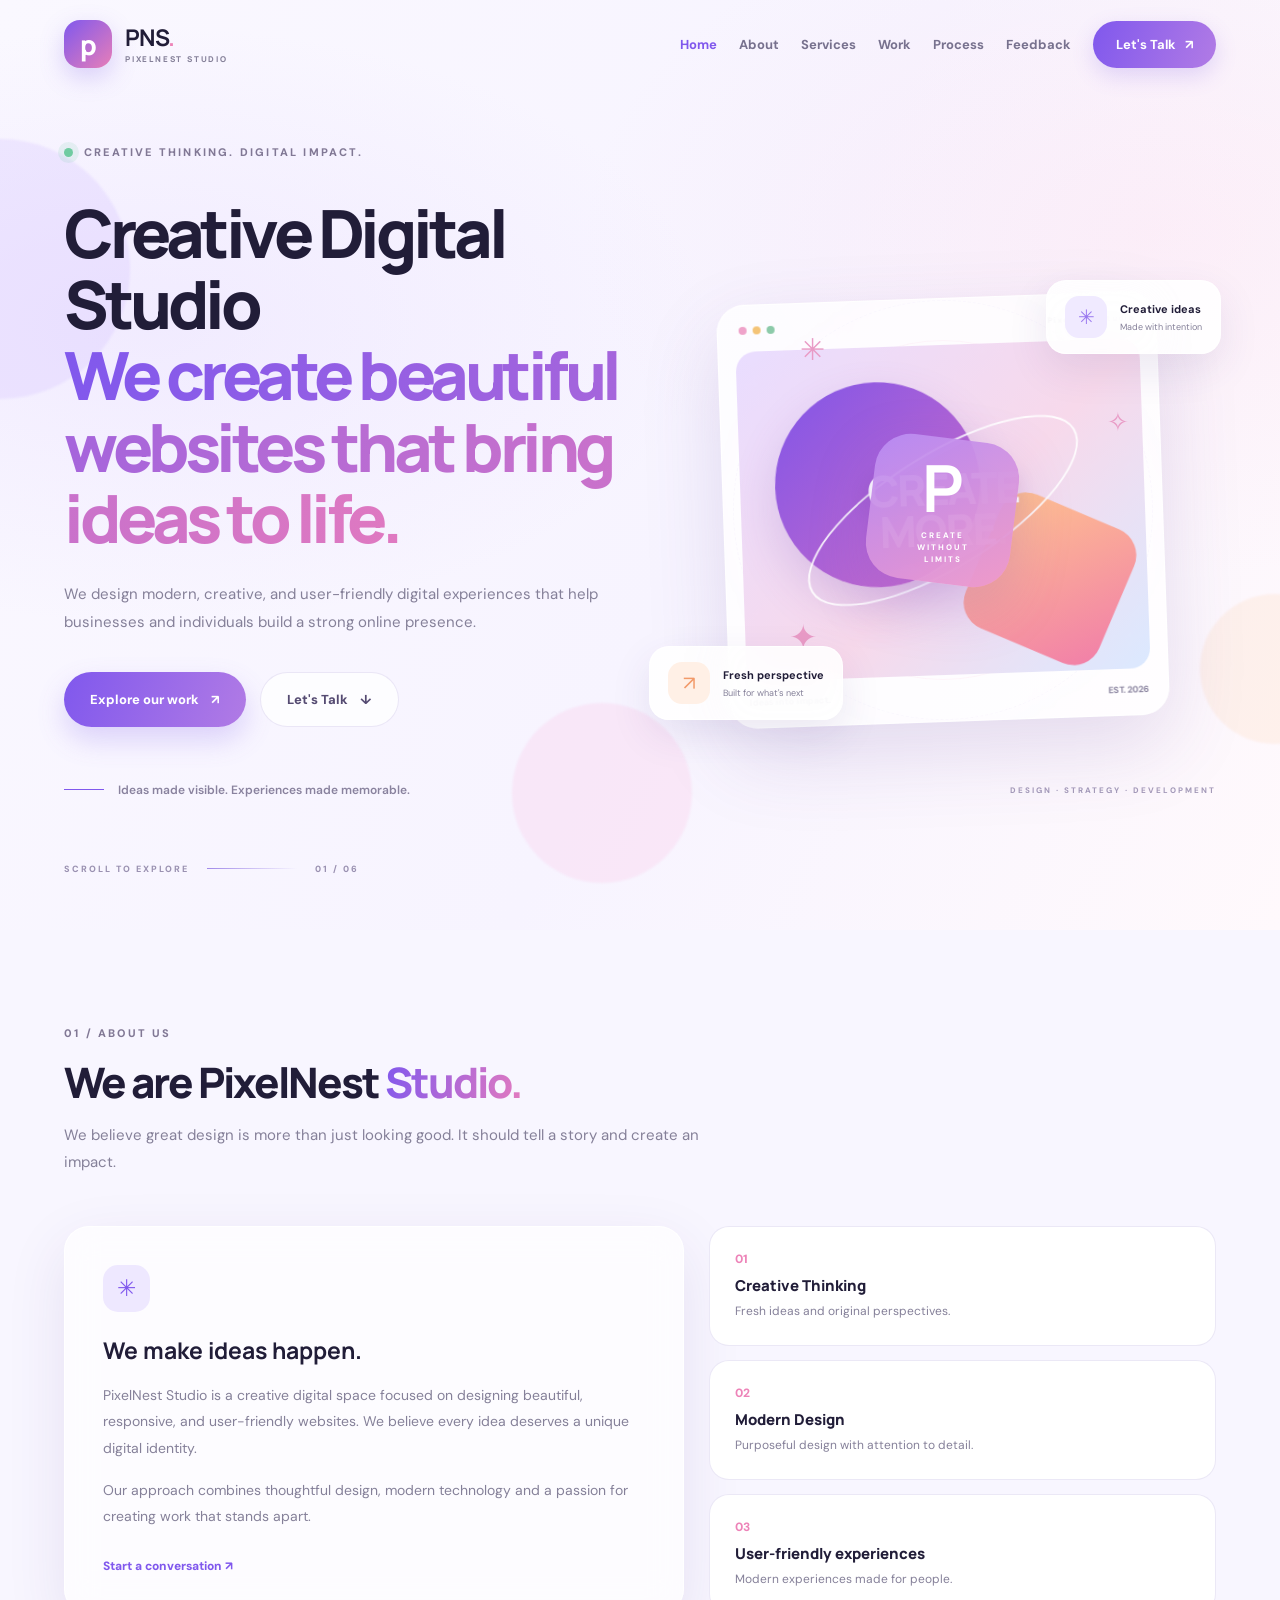
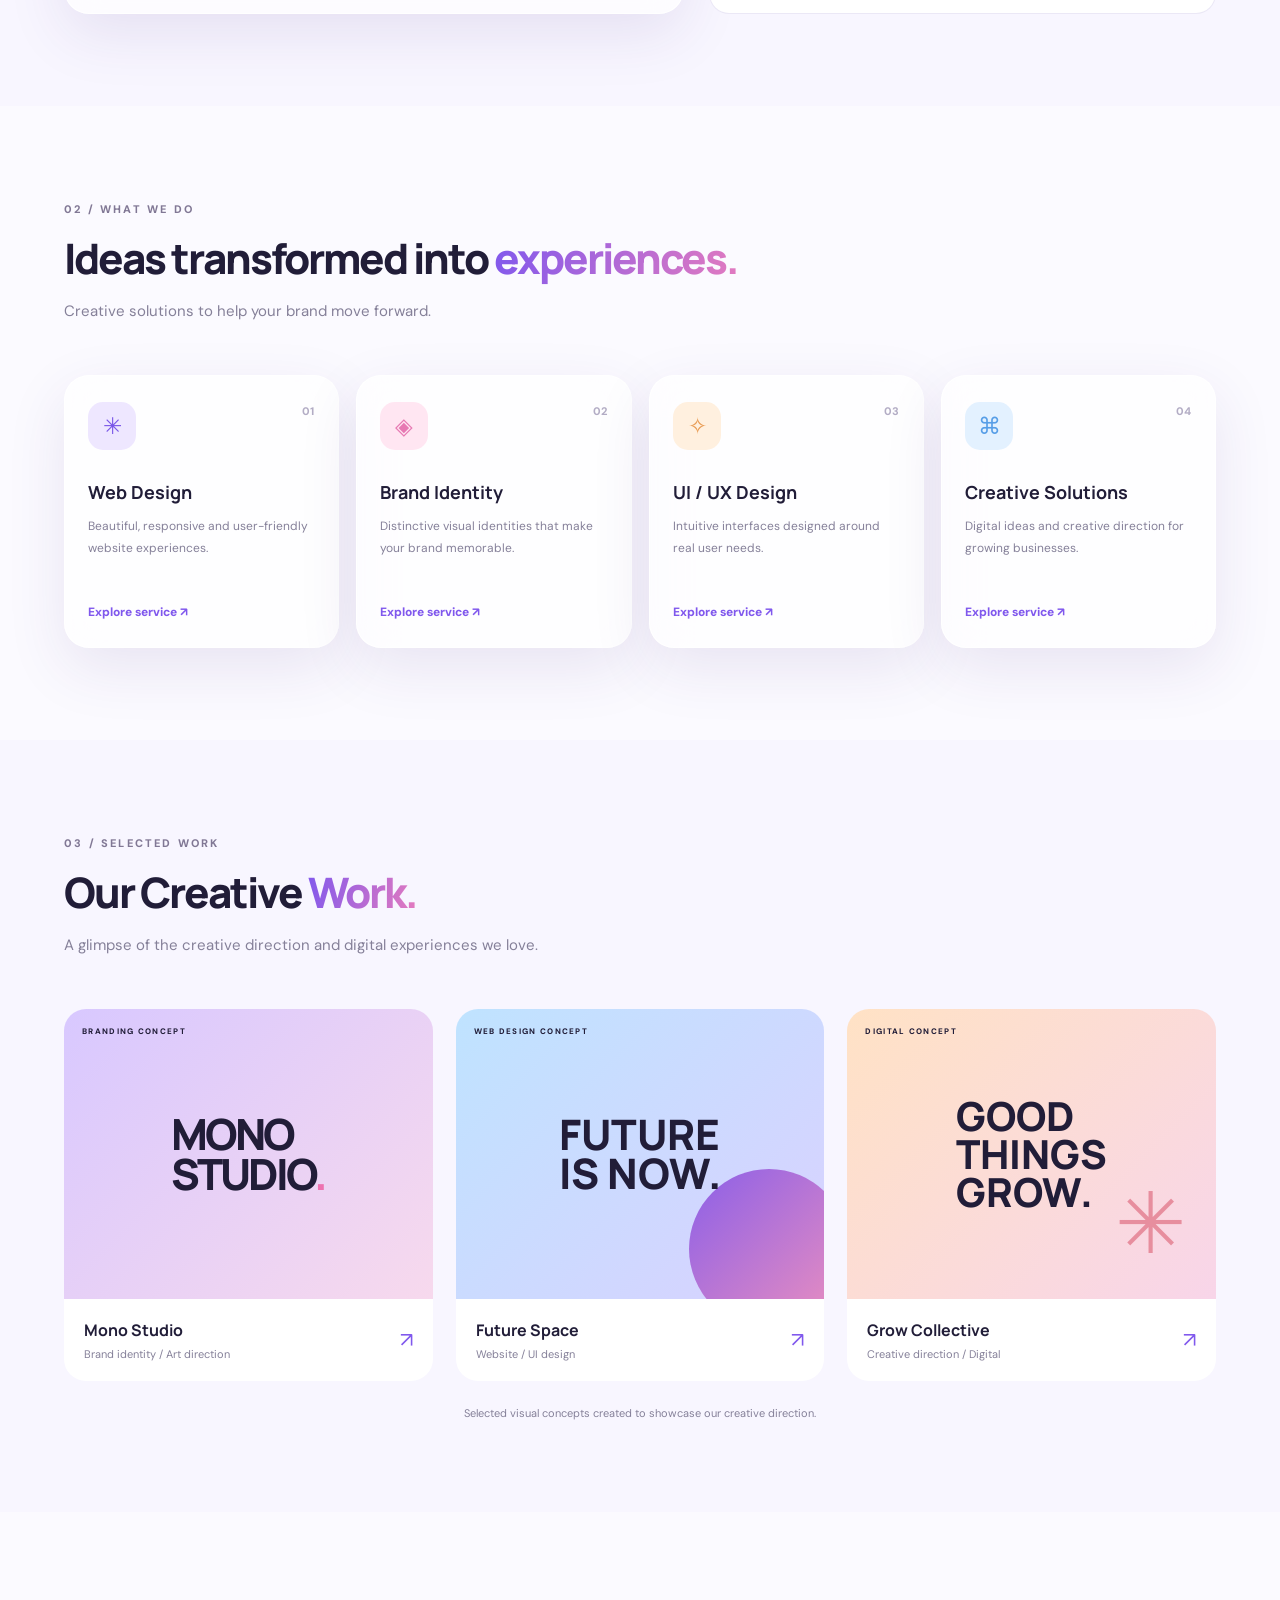
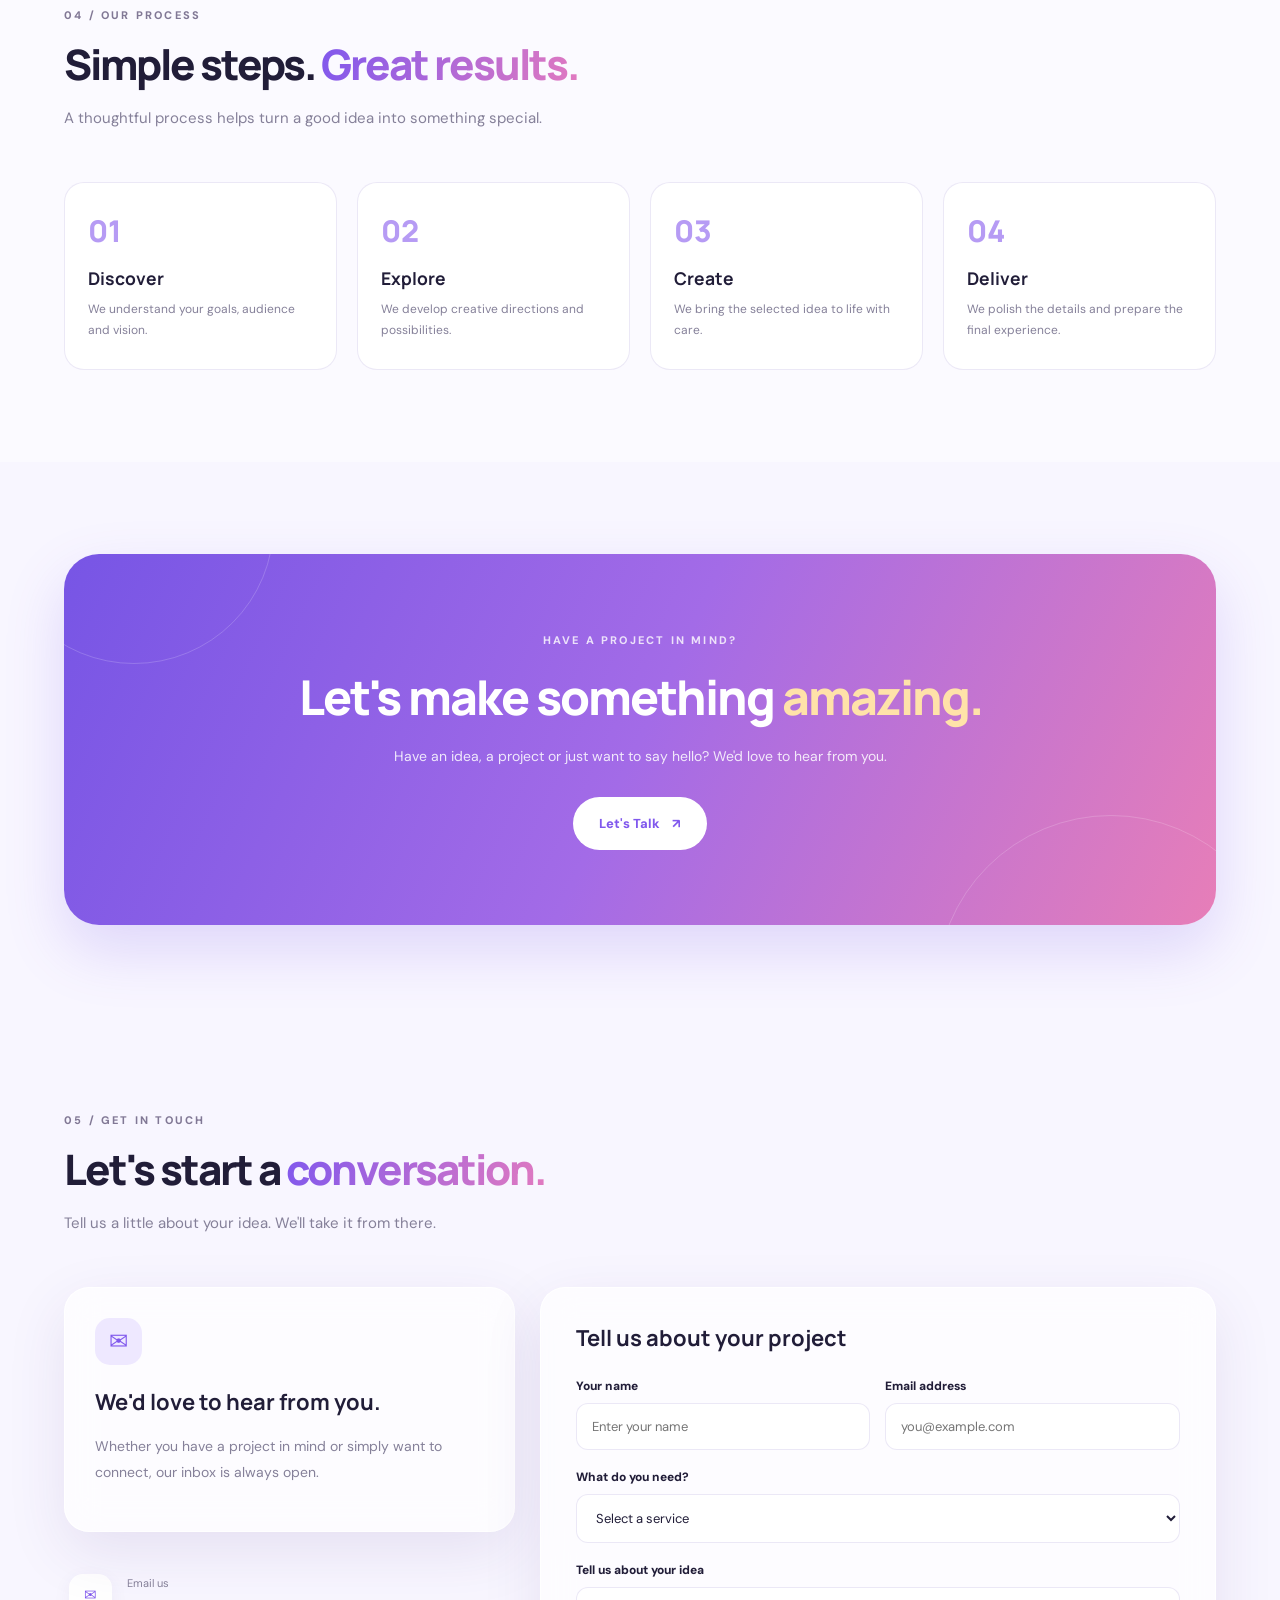
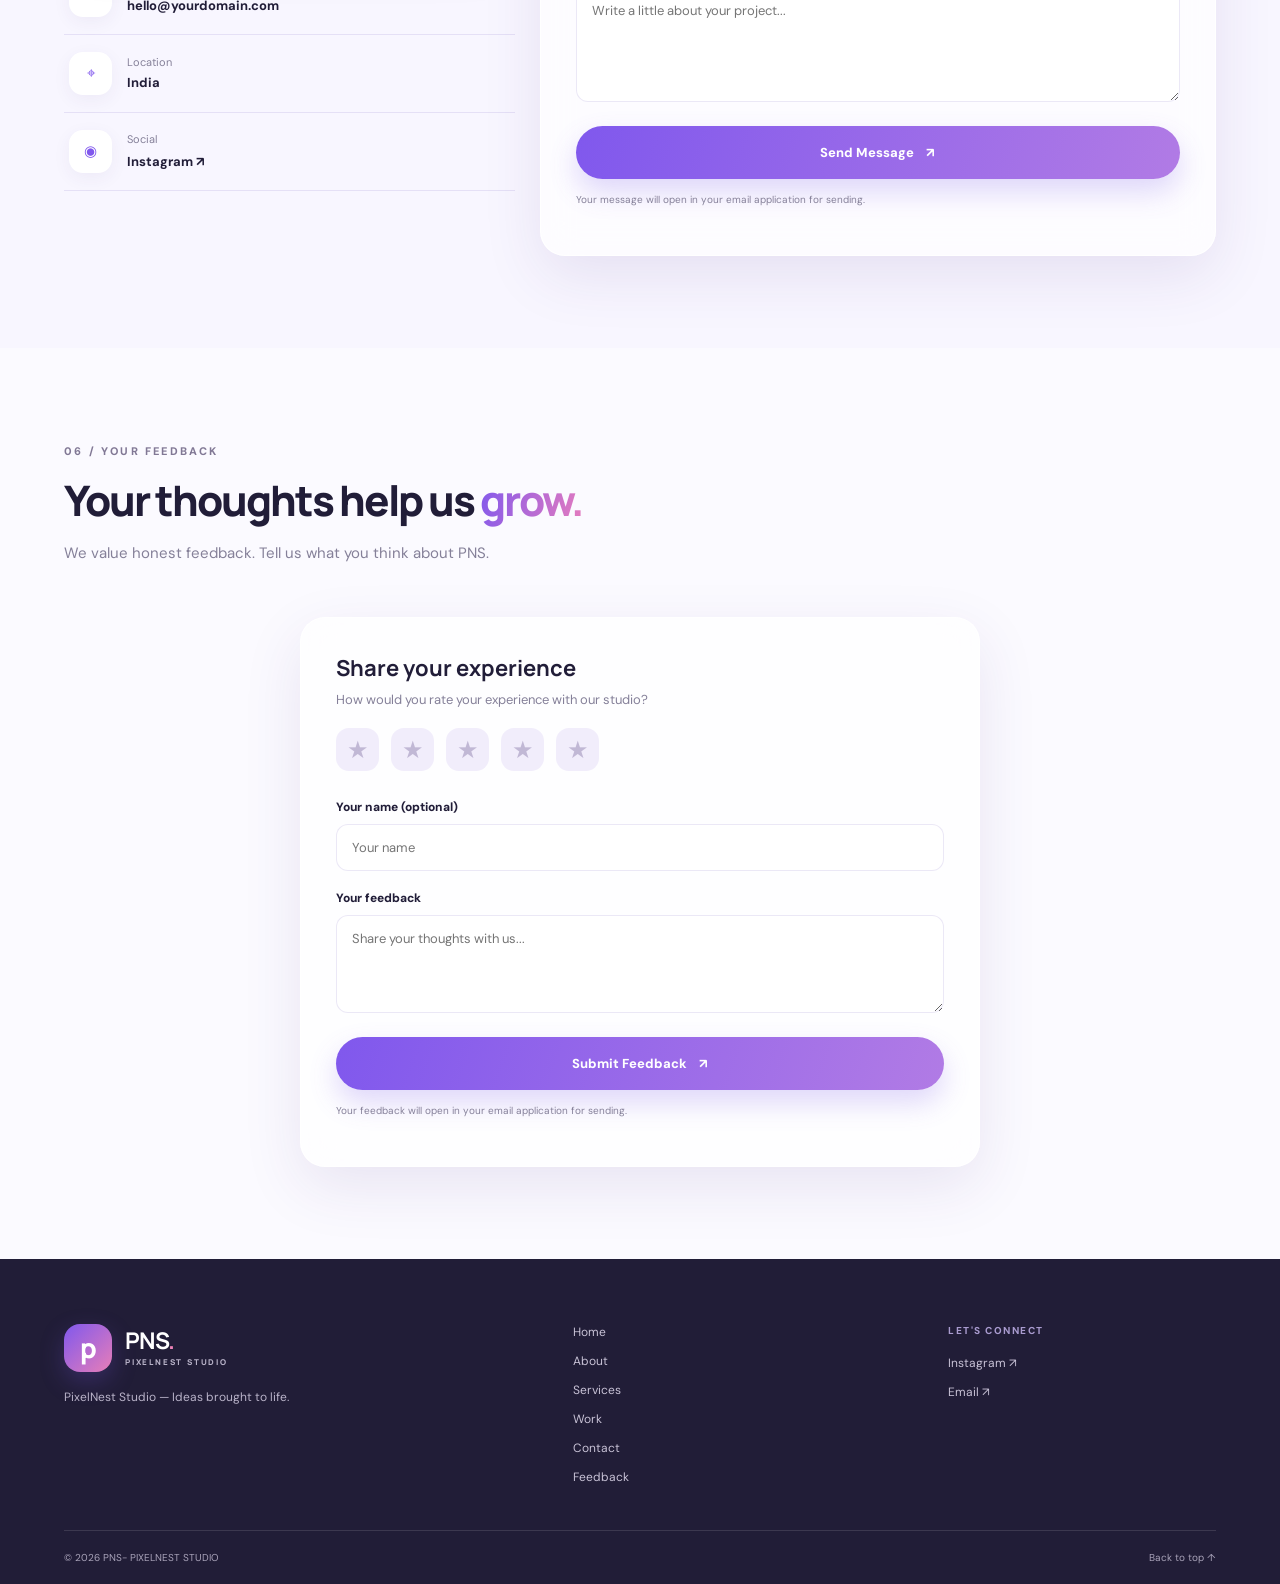
<file: Landing Page/index.html>
<!DOCTYPE html>
<html lang="en">

<head>
    <meta charset="UTF-8">
    <meta name="viewport" content="width=device-width, initial-scale=1.0">
    <meta name="description" content="PixelNest Studio — Creative websites, branding and digital experiences.">
    <title>PNS — PixelNest Studio</title>

    <link rel="preconnect" href="https://fonts.googleapis.com">
    <link rel="preconnect" href="https://fonts.gstatic.com" crossorigin>
    <link
        href="https://fonts.googleapis.com/css2?family=DM+Sans:wght@400;500;600;700&family=Manrope:wght@400;500;600;700;800&display=swap"
        rel="stylesheet">

    <link rel="stylesheet" href="style.css">
</head>

<body>

    <div class="cursor-glow"></div>

    <header class="header" id="header">
        <nav class="navbar container">
            <a href="#home" class="logo">
                <span class="logo-mark">p</span>
                <span class="logo-copy">
                    <strong>PNS<span>.</span></strong>
                    <small>PIXELNEST STUDIO</small>
                </span>
            </a>

            <button class="menu-toggle" id="menu-toggle" aria-label="Toggle navigation" aria-controls="nav-links"
                aria-expanded="false">
                <span></span><span></span>
            </button>

            <div class="nav-links" id="nav-links">
                <a href="#home">Home</a>
                <a href="#about">About</a>
                <a href="#services">Services</a>
                <a href="#work">Work</a>
                <a href="#process">Process</a>
                <a href="#feedback">Feedback</a>
                <a href="#contact" class="nav-contact">Let's Talk <span>↗</span></a>
            </div>
        </nav>
    </header>

    <main>

        <!-- HERO -->
        <section class="hero" id="home">
            <div class="hero-glow hero-glow-one"></div>
            <div class="hero-glow hero-glow-two"></div>
            <div class="hero-glow hero-glow-three"></div>

            <div class="container hero-layout">

                <div class="hero-content">
                    <div class="eyebrow">
                        <span class="status-dot"></span>
                        CREATIVE THINKING. DIGITAL IMPACT.
                    </div>

                    <h1>
                        Creative Digital Studio<br>
                        <span class="gradient-text animated-gradient">We create beautiful websites that bring ideas to
                            life.</span>
                    </h1>

                    <p class="hero-description">
                        We design modern, creative, and user-friendly digital experiences that help businesses and
                        individuals build a strong online presence.
                    </p>

                    <div class="hero-buttons">
                        <a href="#work" class="btn btn-primary">Explore our work <span>↗</span></a>
                        <a href="#about" class="btn btn-secondary">Let's Talk<span>↓</span></a>
                    </div>

                    <div class="hero-note">
                        <span class="note-line"></span>
                        Ideas made visible. Experiences made memorable.
                    </div>

                    <div class="scroll-indicator">
                        <span>SCROLL TO EXPLORE</span>
                        <span class="scroll-line"></span>
                        <span>01 / 06</span>
                    </div>
                </div>

                <!-- MIXED HERO VISUAL -->
                <div class="hero-visual">

                    <div class="orbit orbit-outer"></div>
                    <div class="orbit orbit-middle"></div>
                    <div class="orbit orbit-inner"></div>

                    <span class="spark spark-one">✳</span>
                    <span class="spark spark-two">✧</span>
                    <span class="spark spark-three">✦</span>

                    <div class="browser-card">
                        <div class="browser-top">
                            <div class="browser-dots">
                                <span></span><span></span><span></span>
                            </div>
                            <span class="browser-caption">PixelNest Studio</span>
                        </div>

                        <div class="browser-art">
                            <div class="art-circle"></div>
                            <div class="art-square"></div>
                            <div class="art-orbit"></div>

                            <div class="art-center-text">
                                CREATE<br>MORE<span>.</span>
                            </div>
                        </div>

                        <div class="browser-bottom">
                            <span>Ideas into impact.</span>
                            <span>EST. 2026</span>
                        </div>
                    </div>

                    <div class="pns-orbit-logo">
                        <div class="pns-orbit-inner">
                            <strong>P</strong>
                            <span>CREATE<br>WITHOUT<br>LIMITS</span>
                        </div>
                    </div>

                    <div class="floating-card floating-top">
                        <span class="float-icon purple-icon">✳</span>
                        <div>
                            <strong>Creative ideas</strong>
                            <small>Made with intention</small>
                        </div>
                    </div>

                    <div class="floating-card floating-bottom">
                        <span class="float-icon orange-icon">↗</span>
                        <div>
                            <strong>Fresh perspective</strong>
                            <small>Built for what's next</small>
                        </div>
                    </div>

                    <div class="visual-caption">DESIGN · STRATEGY · DEVELOPMENT</div>
                </div>
            </div>
        </section>

        <!-- ABOUT -->
        <section class="section about-section" id="about">
            <div class="container">
                <div class="section-heading reveal">
                    <span class="section-label">01 / ABOUT US</span>
                    <h2>We are PixelNest <span class="gradient-text">Studio.</span></h2>
                    <p>We believe great design is more than just looking good. It should tell a story and create an
                        impact.</p>
                </div>

                <div class="about-grid">
                    <div class="about-copy glass-card reveal">
                        <span class="mini-icon">✳</span>
                        <h3>We make ideas happen.</h3>
                        <p>PixelNest Studio is a creative digital space focused on designing beautiful, responsive, and
                            user-friendly websites. We believe every idea deserves a unique digital identity.
                        </p>
                        <p>Our approach combines thoughtful design, modern technology and a passion for creating work
                            that stands apart.</p>
                        <a href="#contact" class="text-link">Start a conversation ↗</a>
                    </div>

                    <div class="about-stats">
                        <div class="stat-card reveal">
                            <span class="stat-number">01</span>
                            <span class="stat-title">Creative Thinking</span>
                            <p>Fresh ideas and original perspectives.</p>
                        </div>
                        <div class="stat-card reveal">
                            <span class="stat-number">02</span>
                            <span class="stat-title">Modern Design</span>
                            <p>Purposeful design with attention to detail.</p>
                        </div>
                        <div class="stat-card reveal">
                            <span class="stat-number">03</span>
                            <span class="stat-title">User-friendly experiences</span>
                            <p>Modern experiences made for people.</p>
                        </div>
                    </div>
                </div>
            </div>
        </section>

        <!-- SERVICES -->
        <section class="section services-section" id="services">
            <div class="container">
                <div class="section-heading reveal">
                    <span class="section-label">02 / WHAT WE DO</span>
                    <h2>Ideas transformed into <span class="gradient-text">experiences.</span></h2>
                    <p>Creative solutions to help your brand move forward.</p>
                </div>

                <div class="service-grid">
                    <article class="service-card glass-card reveal">
                        <div class="service-icon icon-purple">✳</div>
                        <span class="service-number">01</span>
                        <h3>Web Design</h3>
                        <p>Beautiful, responsive and user-friendly website experiences.</p>
                        <a href="#contact" class="text-link">Explore service ↗</a>
                    </article>

                    <article class="service-card glass-card reveal">
                        <div class="service-icon icon-pink">◈</div>
                        <span class="service-number">02</span>
                        <h3>Brand Identity</h3>
                        <p>Distinctive visual identities that make your brand memorable.</p>
                        <a href="#contact" class="text-link">Explore service ↗</a>
                    </article>

                    <article class="service-card glass-card reveal">
                        <div class="service-icon icon-orange">✧</div>
                        <span class="service-number">03</span>
                        <h3>UI / UX Design</h3>
                        <p>Intuitive interfaces designed around real user needs.</p>
                        <a href="#contact" class="text-link">Explore service ↗</a>
                    </article>

                    <article class="service-card glass-card reveal">
                        <div class="service-icon icon-blue">⌘</div>
                        <span class="service-number">04</span>
                        <h3>Creative Solutions</h3>
                        <p>Digital ideas and creative direction for growing businesses.</p>
                        <a href="#contact" class="text-link">Explore service ↗</a>
                    </article>
                </div>
            </div>
        </section>

        <!-- WORK -->
        <section class="section work-section" id="work">
            <div class="container">
                <div class="section-heading reveal">
                    <span class="section-label">03 / SELECTED WORK</span>
                    <h2>Our Creative <span class="gradient-text">Work.</span></h2>
                    <p>A glimpse of the creative direction and digital experiences we love.</p>
                </div>

                <div class="work-grid">
                    <article class="work-card reveal">
                        <div class="work-image work-image-one">
                            <span class="work-label">BRANDING CONCEPT</span>
                            <div class="work-art-one">MONO<br>STUDIO<span>.</span></div>
                        </div>
                        <div class="work-info">
                            <div>
                                <h3>Mono Studio</h3>
                                <p>Brand identity / Art direction</p>
                            </div>
                            <span class="work-arrow">↗</span>
                        </div>
                    </article>

                    <article class="work-card reveal">
                        <div class="work-image work-image-two">
                            <span class="work-label">WEB DESIGN CONCEPT</span>
                            <div class="work-art-two">FUTURE<br>IS NOW.</div>
                            <div class="work-orb"></div>
                        </div>
                        <div class="work-info">
                            <div>
                                <h3>Future Space</h3>
                                <p>Website / UI design</p>
                            </div>
                            <span class="work-arrow">↗</span>
                        </div>
                    </article>

                    <article class="work-card reveal">
                        <div class="work-image work-image-three">
                            <span class="work-label">DIGITAL CONCEPT</span>
                            <div class="work-art-three">GOOD<br>THINGS<br>GROW.</div>
                            <div class="work-leaf">✳</div>
                        </div>
                        <div class="work-info">
                            <div>
                                <h3>Grow Collective</h3>
                                <p>Creative direction / Digital</p>
                            </div>
                            <span class="work-arrow">↗</span>
                        </div>
                    </article>
                </div>

                <p class="work-disclaimer">Selected visual concepts created to showcase our creative direction.</p>
            </div>
        </section>

        <!-- PROCESS -->
        <section class="section process-section" id="process">
            <div class="container">
                <div class="section-heading reveal">
                    <span class="section-label">04 / OUR PROCESS</span>
                    <h2>Simple steps. <span class="gradient-text">Great results.</span></h2>
                    <p>A thoughtful process helps turn a good idea into something special.</p>
                </div>

                <div class="process-grid">
                    <div class="process-item reveal"><span class="process-count">01</span>
                        <h3>Discover</h3>
                        <p>We understand your goals, audience and vision.</p>
                    </div>
                    <div class="process-item reveal"><span class="process-count">02</span>
                        <h3>Explore</h3>
                        <p>We develop creative directions and possibilities.</p>
                    </div>
                    <div class="process-item reveal"><span class="process-count">03</span>
                        <h3>Create</h3>
                        <p>We bring the selected idea to life with care.</p>
                    </div>
                    <div class="process-item reveal"><span class="process-count">04</span>
                        <h3>Deliver</h3>
                        <p>We polish the details and prepare the final experience.</p>
                    </div>
                </div>
            </div>
        </section>

        <!-- LET'S TALK -->
        <section class="section talk-section">
            <div class="container">
                <div class="talk-card reveal">
                    <div class="talk-decoration talk-decoration-one"></div>
                    <div class="talk-decoration talk-decoration-two"></div>
                    <span class="section-label">HAVE A PROJECT IN MIND?</span>
                    <h2>Let's make something <span>amazing.</span></h2>
                    <p>Have an idea, a project or just want to say hello? We'd love to hear from you.</p>
                    <a href="#contact" class="btn btn-white">Let's Talk <span>↗</span></a>
                </div>
            </div>
        </section>

        <!-- CONTACT -->
        <section class="section contact-section" id="contact">
            <div class="container">
                <div class="section-heading reveal">
                    <span class="section-label">05 / GET IN TOUCH</span>
                    <h2>Let's start a <span class="gradient-text">conversation.</span></h2>
                    <p>Tell us a little about your idea. We'll take it from there.</p>
                </div>

                <div class="contact-grid">
                    <div class="contact-details reveal">
                        <div class="contact-intro glass-card">
                            <span class="mini-icon">✉</span>
                            <h3>We'd love to hear from you.</h3>
                            <p>Whether you have a project in mind or simply want to connect, our inbox is always open.
                            </p>
                        </div>

                        <div class="contact-detail">
                            <span class="detail-icon">✉</span>
                            <div><span>Email us</span><a href="mailto:hello@yourdomain.com">hello@yourdomain.com</a>
                            </div>
                        </div>

                        <div class="contact-detail">
                            <span class="detail-icon">⌖</span>
                            <div><span>Location</span>
                                <p>India</p>
                            </div>
                        </div>

                        <div class="contact-detail">
                            <span class="detail-icon">◉</span>
                            <div><span>Social</span><a href="https://www.instagram.com/" target="_blank"
                                    rel="noopener noreferrer">Instagram ↗</a></div>
                        </div>
                    </div>

                    <form class="contact-form glass-card reveal" id="contact-form">
                        <h3>Tell us about your project</h3>

                        <div class="form-row">
                            <div class="form-group">
                                <label for="contact-name">Your name</label>
                                <input type="text" id="contact-name" name="name" placeholder="Enter your name" required>
                            </div>
                            <div class="form-group">
                                <label for="contact-email">Email address</label>
                                <input type="email" id="contact-email" name="email" placeholder="you@example.com"
                                    required>
                            </div>
                        </div>

                        <div class="form-group">
                            <label for="project-type">What do you need?</label>
                            <select id="project-type" name="project" required>
                                <option value="">Select a service</option>
                                <option>Website Design</option>
                                <option>Brand Identity</option>
                                <option>UI / UX Design</option>
                                <option>Creative Solutions</option>
                                <option>Something Else</option>
                            </select>
                        </div>

                        <div class="form-group">
                            <label for="contact-message">Tell us about your idea</label>
                            <textarea id="contact-message" name="message" rows="5"
                                placeholder="Write a little about your project..." required></textarea>
                        </div>

                        <button type="submit" class="btn btn-primary form-submit">Send Message <span>↗</span></button>
                        <p class="form-note">Your message will open in your email application for sending.</p>
                        <p class="form-status" id="contact-status" aria-live="polite"></p>
                    </form>
                </div>
            </div>
        </section>

        <!-- FEEDBACK -->
        <section class="section feedback-section" id="feedback">
            <div class="container">
                <div class="section-heading reveal">
                    <span class="section-label">06 / YOUR FEEDBACK</span>
                    <h2>Your thoughts help us <span class="gradient-text">grow.</span></h2>
                    <p>We value honest feedback. Tell us what you think about PNS.</p>
                </div>

                <form class="feedback-form glass-card reveal" id="feedback-form">
                    <h3>Share your experience</h3>
                    <p class="feedback-subtitle">How would you rate your experience with our studio?</p>

                    <div class="rating-options">
                        <label aria-label="1 out of 5 stars"><input type="radio" name="rating" value="1" required><span
                                aria-hidden="true">★</span></label>
                        <label aria-label="2 out of 5 stars"><input type="radio" name="rating" value="2"><span
                                aria-hidden="true">★</span></label>
                        <label aria-label="3 out of 5 stars"><input type="radio" name="rating" value="3"><span
                                aria-hidden="true">★</span></label>
                        <label aria-label="4 out of 5 stars"><input type="radio" name="rating" value="4"><span
                                aria-hidden="true">★</span></label>
                        <label aria-label="5 out of 5 stars"><input type="radio" name="rating" value="5"><span
                                aria-hidden="true">★</span></label>
                    </div>

                    <div class="form-group">
                        <label for="feedback-name">Your name (optional)</label>
                        <input type="text" id="feedback-name" name="name" placeholder="Your name">
                    </div>

                    <div class="form-group">
                        <label for="feedback-message">Your feedback</label>
                        <textarea id="feedback-message" name="message" rows="4"
                            placeholder="Share your thoughts with us..." required></textarea>
                    </div>

                    <button type="submit" class="btn btn-primary form-submit">Submit Feedback <span>↗</span></button>
                    <p class="form-note">Your feedback will open in your email application for sending.</p>
                    <p class="form-status" id="feedback-status" aria-live="polite"></p>
                </form>
            </div>
        </section>

    </main>

    <footer class="footer">
        <div class="container">
            <div class="footer-main">
                <div class="footer-brand">
                    <a href="#home" class="logo">
                        <span class="logo-mark">p</span>
                        <span class="logo-copy"><strong>PNS<span>.</span></strong><small>PIXELNEST
                                STUDIO</small></span>
                    </a>
                    <p>PixelNest Studio — Ideas brought to life.</p>
                </div>

                <div class="footer-links">
                    <a href="#home">Home</a><a href="#about">About</a>
                    <a href="#services">Services</a><a href="#work">Work</a>
                    <a href="#contact">Contact</a><a href="#feedback">Feedback</a>
                </div>

                <div class="footer-social">
                    <span>LET'S CONNECT</span>
                    <a href="https://www.instagram.com/" target="_blank" rel="noopener noreferrer">Instagram ↗</a>
                    <a href="mailto:hello@yourdomain.com">Email ↗</a>
                </div>
            </div>

            <div class="footer-bottom">
                <p>© <span id="year"></span> PNS- PIXELNEST STUDIO</p>
                <a href="#home">Back to top ↑</a>
            </div>
        </div>
    </footer>

    <button class="back-to-top" id="back-to-top" aria-label="Back to top">↑</button>

    <script src="script.js"></script>
</body>

</html>
</file>
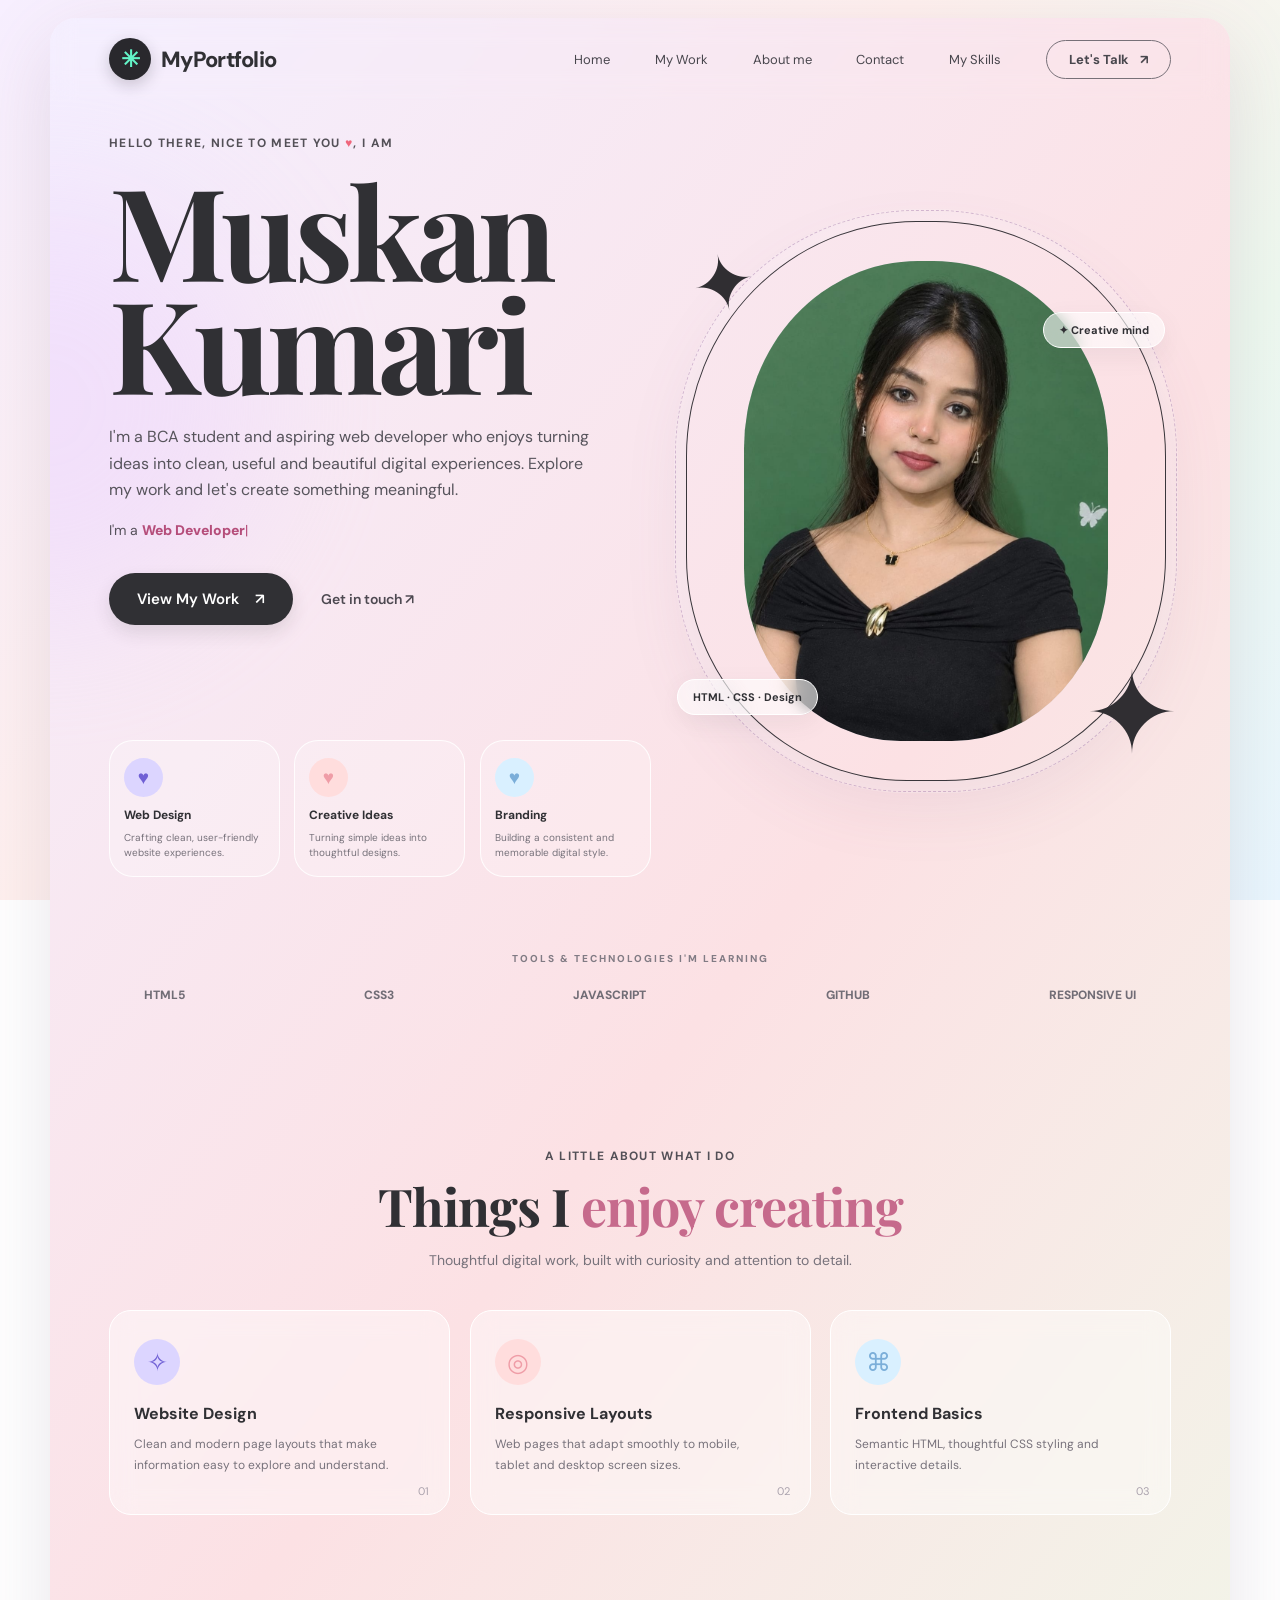
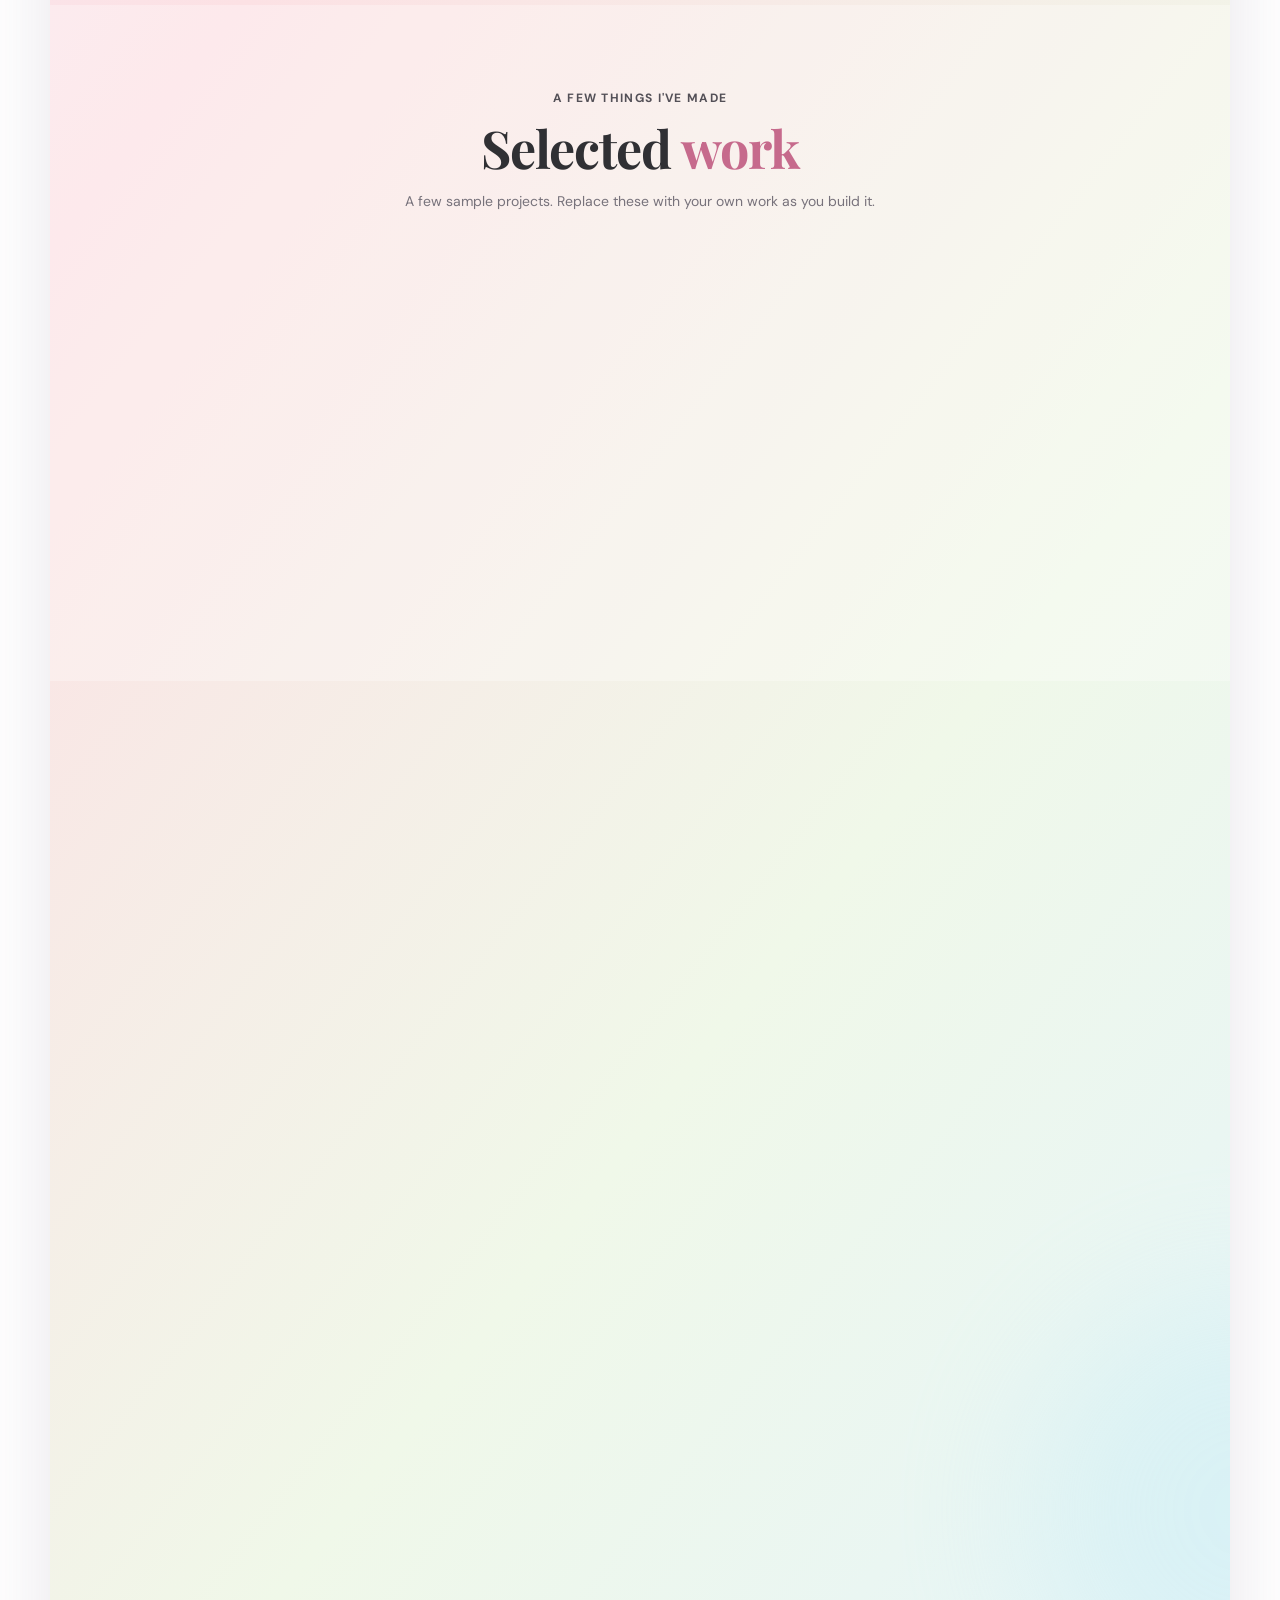
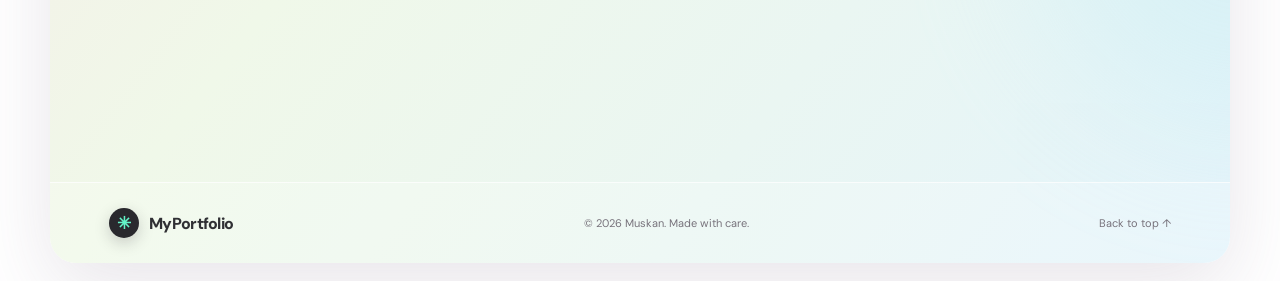
<file: My-Portfolio/index.html>
<!DOCTYPE html>
<html lang="en">
<head>
  <meta charset="UTF-8">
  <meta name="viewport" content="width=device-width, initial-scale=1.0">
  <meta name="theme-color" content="#f7efff">
  <title>My Portfolio | Personal Portfolio</title>
  <link rel="preconnect" href="https://fonts.googleapis.com">
  <link rel="preconnect" href="https://fonts.gstatic.com" crossorigin>
  <link href="https://fonts.googleapis.com/css2?family=DM+Sans:wght@400;500;600;700;800&family=Playfair+Display:wght@600;700;800&display=swap" rel="stylesheet">
  <link rel="stylesheet" href="style.css">
  <script src="script.js" defer></script>
</head>
<body>
<div class="scroll-progress" aria-hidden="true"></div>
<div class="site-shell">
  <header class="site-header">
    <a class="brand" href="#home" aria-label="Myfolio home">
      <span class="brand-icon">✳</span><span>MyPortfolio</span>
    </a>
    <button class="menu-toggle" aria-label="Open navigation" aria-expanded="false">☰</button>
    <nav class="nav-links" aria-label="Main navigation">
      <a href="#home">Home</a>
      <a href="#projects">My Work</a>
      <a href="#services">About me</a>
      <a href="#contact">Contact</a>
      <a href="#skills">My Skills</a>
      <a class="nav-signin" href="#contact">Let's Talk <span>↗</span></a>
    </nav>
  </header>

  <main>
    <section class="hero section-pad" id="home">
      <div class="hero-copy reveal">
        <p class="eyebrow">HELLO THERE, NICE TO MEET YOU <span>♥</span>, I AM</p>
        <h1>Muskan<br><span class="hero-name">Kumari</span></h1>
        <p class="hero-description">I'm a BCA student and aspiring web developer who enjoys turning ideas into clean, useful and beautiful digital experiences. Explore my work and let's create something meaningful.</p>
        <p class="typing-line">I'm a <span id="typing-text"></span><span class="typing-cursor">|</span></p>
        <div class="hero-actions">
          <a class="button button-dark" href="#projects">View My Work <span>↗</span></a>
          <a class="text-link" href="#contact">Get in touch <span>↗</span></a>
        </div>

        <div class="quick-cards">
          <article class="quick-card">
            <span class="quick-icon lavender">♥</span>
            <h3>Web Design</h3>
            <p>Crafting clean, user-friendly website experiences.</p>
          </article>
          <article class="quick-card">
            <span class="quick-icon peach">♥</span>
            <h3>Creative Ideas</h3>
            <p>Turning simple ideas into thoughtful designs.</p>
          </article>
          <article class="quick-card">
            <span class="quick-icon blue">♥</span>
            <h3>Branding</h3>
            <p>Building a consistent and memorable digital style.</p>
          </article>
        </div>
      </div>

      <div class="hero-visual reveal">
        <div class="portrait-ring">
          <span class="sparkle sparkle-one">✦</span>
          <span class="sparkle sparkle-two">✦</span>
          <div class="portrait-photo-wrap">
            <img src="./myphoto.jpg" alt="My profile portrait" class="profile-photo">
          </div>
          <span class="portrait-caption caption-top">✦ Creative mind</span>
          <span class="portrait-caption caption-bottom">HTML · CSS · Design</span>
        </div>
      </div>
    </section>

    <section class="trusted reveal">
      <p class="trusted-label">TOOLS & TECHNOLOGIES I'M LEARNING</p>
      <div class="trusted-list"><span>HTML5</span><span>CSS3</span><span>JAVASCRIPT</span><span>GITHUB</span><span>RESPONSIVE UI</span></div>
    </section>

    <section class="services section-pad" id="services">
      <div class="section-heading reveal">
        <p class="eyebrow">A LITTLE ABOUT WHAT I DO</p>
        <h2>Things I <span>enjoy creating</span></h2>
        <p>Thoughtful digital work, built with curiosity and attention to detail.</p>
      </div>
      <div class="service-grid">
        <article class="service-card reveal"><span class="service-icon lavender">✧</span><h3>Website Design</h3><p>Clean and modern page layouts that make information easy to explore and understand.</p><span class="card-number">01</span></article>
        <article class="service-card reveal"><span class="service-icon peach">◎</span><h3>Responsive Layouts</h3><p>Web pages that adapt smoothly to mobile, tablet and desktop screen sizes.</p><span class="card-number">02</span></article>
        <article class="service-card reveal"><span class="service-icon blue">⌘</span><h3>Frontend Basics</h3><p>Semantic HTML, thoughtful CSS styling and interactive details.</p><span class="card-number">03</span></article>
      </div>
    </section>

    <section class="projects section-pad" id="projects">
      <div class="section-heading reveal">
        <p class="eyebrow">A FEW THINGS I'VE MADE</p>
        <h2>Selected <span>work</span></h2>
        <p>A few sample projects. Replace these with your own work as you build it.</p>
      </div>
      <div class="project-grid">
        <article class="project-card reveal">
          <div class="project-art art-one"><span>01 / WEB</span><strong>MY<br>PORTFOLIO</strong><i>✳</i></div>
          <div class="project-meta"><div><h3>Personal Portfolio</h3><p>HTML · CSS · Responsive Design</p></div><span>↗</span></div>
        </article>
        <article class="project-card reveal">
          <div class="project-art art-two"><span>02 / UI</span><strong>CREATIVE<br>LANDING PAGE</strong><i>✦</i></div>
          <div class="project-meta"><div><h3>Landing Page</h3><p>HTML · CSS · Layout</p></div><span>↗</span></div>
        </article>
      </div>
    </section>

    <section class="skills section-pad" id="skills">
      <div class="skills-copy reveal"><p class="eyebrow">MY TOOLKIT</p><h2>Learning today.<br><span>Building for tomorrow.</span></h2><p>I believe in improving one project at a time. These are the skills I’m currently developing.</p></div>
      <div class="skill-list reveal">
        <div class="skill-row"><div><span>HTML5</span><b>90%</b></div><div class="skill-track"><i style="--skill-width:90%"></i></div></div>
        <div class="skill-row"><div><span>CSS3</span><b>80%</b></div><div class="skill-track"><i style="--skill-width:80%"></i></div></div>
        <div class="skill-row"><div><span>JavaScript</span><b>45%</b></div><div class="skill-track"><i style="--skill-width:45%"></i></div></div>
        <div class="skill-row"><div><span>UI Design</span><b>60%</b></div><div class="skill-track"><i style="--skill-width:60%"></i></div></div>
      </div>
    </section>

    <section class="resume-band section-pad reveal">
      <div><p class="eyebrow">WANT TO KNOW MORE?</p><h2>Let's make something<br>meaningful.</h2></div>
      <a class="button button-dark" href="resume.pdf" download>Download my resume ↓</a>
    </section>

    <section class="contact section-pad" id="contact">
      <div class="section-heading reveal"><p class="eyebrow">SAY HELLO</p><h2>Let's talk <span>about ideas.</span></h2><p>Have a project, opportunity or just want to connect? Send me a message.</p></div>
      <a class="contact-email reveal" href="mailto:yourname@example.com">muskan223xxx@gmail.com <span>↗</span></a>
      <div class="contact-details reveal"><span>DHANBAD, INDIA</span><span>+91 9693xxxxxx</span><span><a href="https://github.com/muskanwebdev" target="_blank" rel="noopener">GITHUB ↗</a></span></div>
    </section>
  </main>

  <footer class="site-footer">
    <a class="brand footer-brand" href="#home"><span class="brand-icon">✳</span><span>MyPortfolio</span></a>
    <p>© <span id="year"></span> Muskan. Made with care.</p>
    <a href="#home">Back to top ↑</a>
  </footer>
</div>
</body>
</html>
</file>
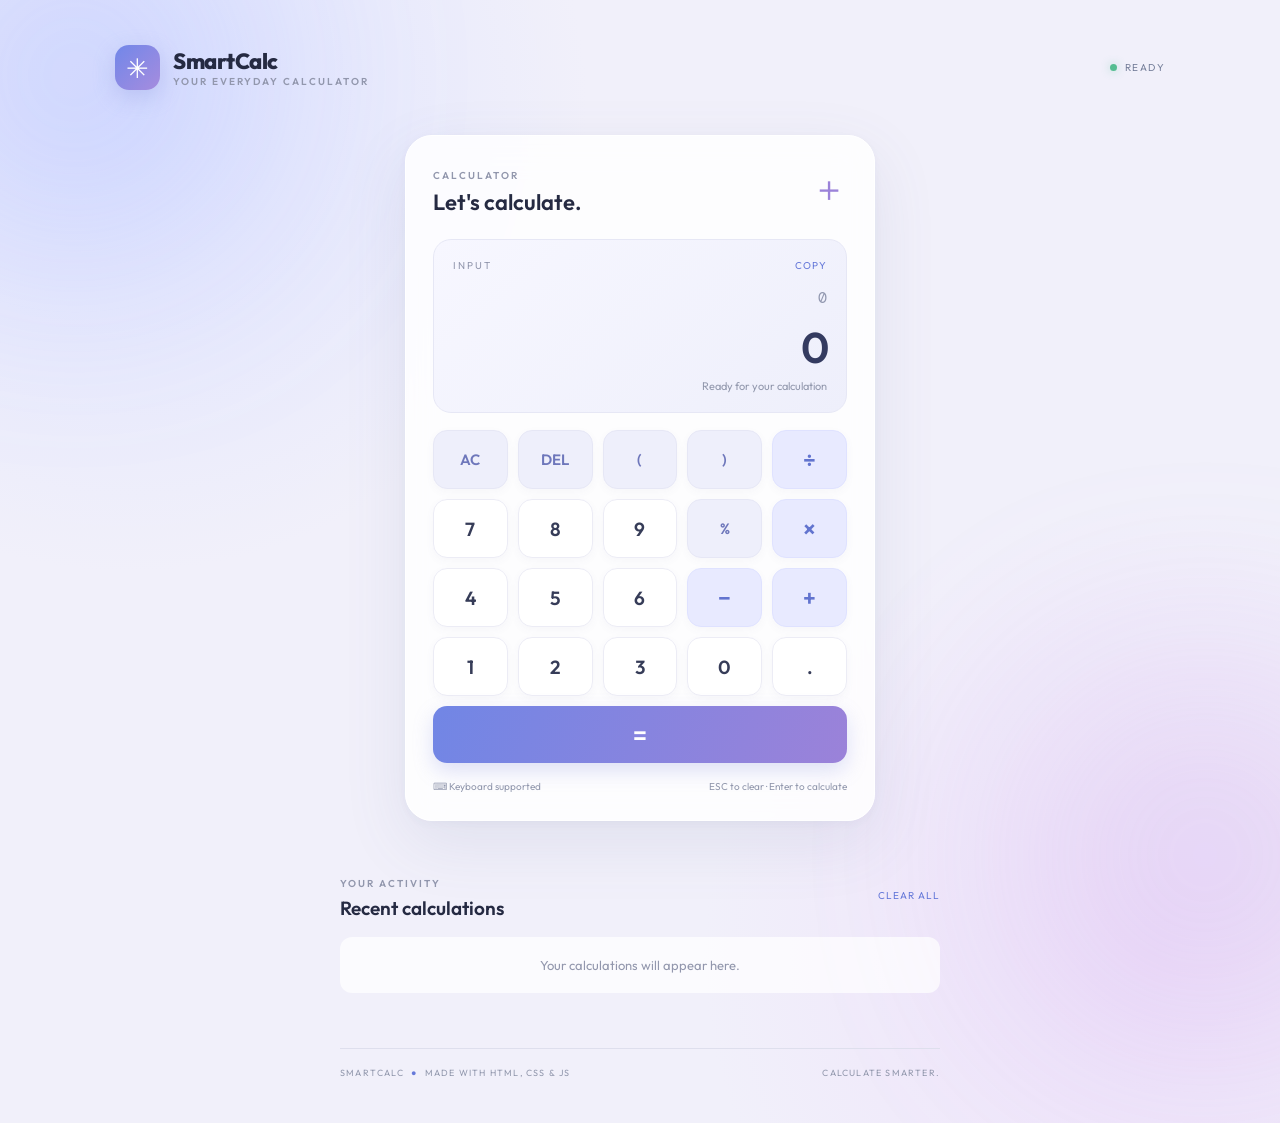
<file: Smart-Calculator/index.html>
<!DOCTYPE html>
<html lang="en">

<head>
    <meta charset="UTF-8">
    <meta name="viewport" content="width=device-width, initial-scale=1.0">
    <meta name="theme-color" content="#090d18">
    <title>SmartCalc - Premium Calculator</title>
    <link rel="stylesheet" href="style.css">
    <script src="script.js" defer></script>
</head>

<body>

    <div class="background-glow glow-one"></div>
    <div class="background-glow glow-two"></div>

    <main class="app">
        <header class="topbar">
            <div class="brand">
                <div class="brand-icon">✳</div>
                <div>
                    <h1>SmartCalc</h1>
                    <p>YOUR EVERYDAY CALCULATOR</p>
                </div>
            </div>
            <span class="status"><span></span> READY</span>
        </header>

        <section class="calculator">
            <div class="calculator-heading">
                <div>
                    <span class="eyebrow">CALCULATOR</span>
                    <h2>Let's calculate.</h2>
                </div>
                <div class="heading-symbol">＋</div>
            </div>

            <div class="display">
                <div class="display-top">
                    <span>INPUT</span>
                    <button id="copy-btn" class="copy-btn" title="Copy result">COPY</button>
                </div>
                <div id="expression" class="expression">0</div>
                <div id="result" class="result">0</div>
                <div id="message" class="message">Ready for your calculation</div>
            </div>


            <div class="keypad">
                <button class="key utility" data-action="clear">AC</button>
                <button class="key utility" data-action="delete">DEL</button>
                <button class="key utility" data-value="(">(</button>
                <button class="key utility" data-value=")">)</button>
                <button class="key operator" data-value="/">÷</button>

                <button class="key" data-value="7">7</button>
                <button class="key" data-value="8">8</button>
                <button class="key" data-value="9">9</button>
                <button class="key utility" data-value="%">%</button>
                <button class="key operator" data-value="*">×</button>

                <button class="key" data-value="4">4</button>
                <button class="key" data-value="5">5</button>
                <button class="key" data-value="6">6</button>
                <button class="key operator" data-value="-">−</button>
                <button class="key operator" data-value="+">+</button>

                <button class="key" data-value="1">1</button>
                <button class="key" data-value="2">2</button>
                <button class="key" data-value="3">3</button>
                <button class="key" data-value="0">0</button>
                <button class="key" data-value=".">.</button>

                <button class="key equals" data-action="equals">=</button>
            </div>


            <div class="keyboard-hint">
                <span>⌨ Keyboard supported</span>
                <span>ESC to clear · Enter to calculate</span>
            </div>
        </section>

        <section class="history">
            <div class="history-heading">
                <div>
                    <span class="eyebrow">YOUR ACTIVITY</span>
                    <h2>Recent calculations</h2>
                </div>
                <button id="clear-history" class="clear-history">CLEAR ALL</button>
            </div>
            <div id="history-list" class="history-list">
                <p class="empty-history">Your calculations will appear here.</p>
            </div>
        </section>

        <footer>
            <span>SMARTCALC <span class="footer-dot">●</span> MADE WITH HTML, CSS & JS</span>
            <span>CALCULATE SMARTER.</span>
        </footer>
    </main>

    <div id="toast" class="toast">Copied!</div>

</body>

</html>
</file>
<file: Landing Page/style.css>
:root {
    --bg: #f8f6ff;
    --white: #ffffff;
    --text: #211d38;
    --muted: #858099;
    --purple: #8058ed;
    --pink: #ed83b8;
    --orange: #f2a47e;
    --border: rgba(115, 91, 190, 0.14);
    --shadow: 0 20px 60px rgba(65, 44, 125, 0.10);
}

* {
    margin: 0;
    padding: 0;
    box-sizing: border-box;
}

html {
    scroll-behavior: smooth;
    scroll-padding-top: 90px;
}

body {
    font-family: "DM Sans", sans-serif;
    color: var(--text);
    background: var(--bg);
    overflow-x: hidden;
}

a {
    text-decoration: none;
    color: inherit;
}

button,
input,
textarea,
select {
    font: inherit;
}

.container {
    width: min(1180px, 90%);
    margin: auto;
}

.section {
    padding: 92px 0;
    position: relative;
}

.gradient-text {
    background: linear-gradient(105deg, #8058ed, #df79c1, #f3a174);
    background-size: 200% auto;
    -webkit-background-clip: text;
    background-clip: text;
    color: transparent;
}

.animated-gradient {
    animation: gradientMove 5s ease infinite;
}

@keyframes gradientMove {

    0%,
    100% {
        background-position: 0% center;
    }

    50% {
        background-position: 100% center;
    }
}

/* NAVBAR */

.header {
    position: fixed;
    z-index: 500;
    top: 0;
    left: 0;
    width: 100%;
    transition: transform .45s ease, background .35s ease, box-shadow .35s ease;
}

.header.scrolled {
    background: rgba(255, 255, 255, .76);
    backdrop-filter: blur(22px);
    box-shadow: 0 6px 30px rgba(50, 35, 100, .06);
}

.header.nav-hidden {
    transform: translateY(-110%);
}

.navbar {
    height: 88px;
    display: flex;
    justify-content: space-between;
    align-items: center;
}

.logo {
    display: inline-flex;
    align-items: center;
    gap: 13px;
    font-family: "Manrope", sans-serif;
}

.logo-mark {
    display: grid;
    place-items: center;
    width: 48px;
    height: 48px;
    border-radius: 16px;
    color: white;
    font-size: 27px;
    font-weight: 800;
    background: linear-gradient(135deg, #8058ed, #e77eb8);
    box-shadow: 0 9px 25px rgba(120, 86, 232, .25);
    transition: transform .4s;
}

.logo:hover .logo-mark {
    transform: rotate(-9deg) scale(1.08);
}

.logo-copy {
    display: flex;
    flex-direction: column;
    line-height: 1;
}

.logo-copy strong {
    font-size: 23px;
    letter-spacing: -1.1px;
}

.logo-copy strong span {
    color: var(--pink);
}

.logo-copy small {
    font-size: 8px;
    font-weight: 800;
    letter-spacing: 1.8px;
    color: var(--muted);
    margin-top: 6px;
}

.nav-links {
    display: flex;
    align-items: center;
    gap: 22px;
}

.nav-links a {
    font-size: 13px;
    font-weight: 700;
    color: #77718e;
    transition: color .3s;
}

.nav-links a:hover,
.nav-links a.active {
    color: var(--purple);
}

.nav-links .nav-contact {
    color: white;
    padding: 15px 23px;
    border-radius: 30px;
    background: linear-gradient(110deg, #8058ed, #b17be5);
    box-shadow: 0 8px 22px rgba(120, 86, 232, .2);
}

.nav-contact span {
    margin-left: 6px;
}

.menu-toggle {
    display: none;
    background: none;
    border: 0;
    cursor: pointer;
}

/* HERO */

.hero {
    min-height: 850px;
    padding: 145px 0 55px;
    display: flex;
    align-items: center;
    position: relative;
    overflow: hidden;
    isolation: isolate;
    background:
        radial-gradient(ellipse at 12% 35%, rgba(206, 185, 255, .19), transparent 35%),
        radial-gradient(ellipse at 90% 25%, rgba(255, 203, 225, .20), transparent 35%),
        linear-gradient(115deg, #faf8ff, #f7f4ff 55%, #fff9fc);
}

.hero-layout {
    display: grid;
    grid-template-columns: 1.02fr .98fr;
    align-items: center;
    gap: 35px;
    position: relative;
    z-index: 2;
}

.hero-glow {
    position: absolute;
    border-radius: 50%;
    filter: blur(1px);
    pointer-events: none;
    z-index: -1;
    animation: glowFloat 9s ease-in-out infinite;
}

.hero-glow-one {
    width: 260px;
    height: 260px;
    background: rgba(187, 158, 255, .17);
    top: 15%;
    left: -130px;
}

.hero-glow-two {
    width: 180px;
    height: 180px;
    background: rgba(255, 172, 214, .18);
    bottom: 5%;
    left: 40%;
    animation-delay: 2s;
}

.hero-glow-three {
    width: 150px;
    height: 150px;
    background: rgba(255, 199, 153, .17);
    right: -70px;
    bottom: 20%;
    animation-delay: 4s;
}

@keyframes glowFloat {

    0%,
    100% {
        transform: translate(0, 0) scale(1);
    }

    50% {
        transform: translate(25px, -22px) scale(1.12);
    }
}

.eyebrow,
.section-label {
    font-size: 11px;
    font-weight: 800;
    letter-spacing: 2.2px;
    color: #817895;
}

.eyebrow {
    display: flex;
    align-items: center;
    gap: 11px;
    margin-bottom: 38px;
    animation: slideUp .9s both;
}

.status-dot {
    width: 9px;
    height: 9px;
    border-radius: 50%;
    background: #70cba1;
    box-shadow: 0 0 0 6px rgba(112, 203, 161, .14);
    animation: pulseDot 2s infinite;
}

@keyframes pulseDot {
    50% {
        box-shadow: 0 0 0 11px rgba(112, 203, 161, 0);
    }
}

.hero h1 {
    font-family: "Manrope", sans-serif;
    font-size: clamp(44px, 5.2vw, 72px);
    font-weight: 800;
    line-height: 1.07;
    letter-spacing: -4.5px;
    animation: slideUp 1s .12s both;
}

.hero-description {
    max-width: 550px;
    color: var(--muted);
    font-size: 15px;
    line-height: 1.85;
    margin: 28px 0 35px;
    animation: slideUp 1s .25s both;
}

.hero-buttons {
    display: flex;
    gap: 14px;
    flex-wrap: wrap;
    animation: slideUp 1s .35s both;
}

.btn {
    display: inline-flex;
    align-items: center;
    justify-content: center;
    gap: 12px;
    border: 0;
    border-radius: 40px;
    padding: 18px 26px;
    font-size: 13px;
    font-weight: 800;
    cursor: pointer;
    transition: transform .3s, box-shadow .3s, background .3s;
}

.btn:hover {
    transform: translateY(-5px);
}

.btn-primary {
    color: white;
    background: linear-gradient(110deg, #8058ed, #b17be5);
    box-shadow: 0 13px 28px rgba(120, 86, 232, .23);
}

.btn-primary:hover {
    box-shadow: 0 18px 36px rgba(120, 86, 232, .34);
}

.btn-secondary {
    color: #554b72;
    background: rgba(255, 255, 255, .75);
    border: 1px solid var(--border);
}

.hero-note {
    display: flex;
    align-items: center;
    gap: 14px;
    color: #89829e;
    font-size: 12px;
    font-weight: 600;
    margin-top: 55px;
    animation: slideUp 1s .45s both;
}

.note-line {
    width: 40px;
    height: 1px;
    background: var(--purple);
}

.scroll-indicator {
    display: flex;
    align-items: center;
    gap: 18px;
    margin-top: 65px;
    font-size: 9px;
    font-weight: 800;
    letter-spacing: 2px;
    color: #9a91b1;
}

.scroll-line {
    width: 90px;
    height: 1px;
    background: linear-gradient(90deg, #a18ae9, transparent);
    animation: linePulse 2s infinite;
}

@keyframes linePulse {
    50% {
        transform: scaleX(.65);
        transform-origin: left;
    }
}

@keyframes slideUp {
    from {
        opacity: 0;
        transform: translateY(28px);
    }

    to {
        opacity: 1;
        transform: translateY(0);
    }
}

/* HERO VISUAL */

.hero-visual {
    min-height: 590px;
    position: relative;
    display: grid;
    place-items: center;
    animation: visualEnter 1.2s .2s both;
}

@keyframes visualEnter {
    from {
        opacity: 0;
        transform: translateX(45px) scale(.95);
    }

    to {
        opacity: 1;
        transform: translateX(0) scale(1);
    }
}

.orbit {
    position: absolute;
    border-radius: 50%;
    border: 1px solid rgba(183, 148, 235, .28);
    pointer-events: none;
}

.orbit-outer {
    width: 420px;
    height: 420px;
    border-style: dashed;
    animation: rotateOrbit 35s linear infinite;
}

.orbit-middle {
    width: 340px;
    height: 340px;
    border-color: rgba(238, 135, 190, .35);
    animation: rotateOrbit 25s linear infinite reverse;
}

.orbit-inner {
    width: 255px;
    height: 255px;
    border-color: rgba(151, 112, 231, .25);
    animation: rotateOrbit 18s linear infinite;
}

@keyframes rotateOrbit {
    to {
        transform: rotate(360deg);
    }
}

.browser-card {
    position: relative;
    z-index: 2;
    width: min(440px, 88%);
    padding: 17px;
    border-radius: 28px;
    background: rgba(255, 255, 255, .78);
    border: 1px solid rgba(255, 255, 255, .95);
    backdrop-filter: blur(20px);
    box-shadow: 0 30px 80px rgba(92, 63, 145, .15);
    transform: rotate(-2deg);
    animation: browserFloat 7s ease-in-out infinite;
}

@keyframes browserFloat {

    0%,
    100% {
        transform: translateY(0) rotate(-2deg);
    }

    50% {
        transform: translateY(-13px) rotate(0deg);
    }
}

.browser-top,
.browser-bottom {
    display: flex;
    justify-content: space-between;
    align-items: center;
}

.browser-top {
    padding: 3px 4px 16px;
}

.browser-dots {
    display: flex;
    gap: 6px;
}

.browser-dots span {
    width: 8px;
    height: 8px;
    border-radius: 50%;
    background: #efa3ca;
}

.browser-dots span:nth-child(2) {
    background: #f4c477;
}

.browser-dots span:nth-child(3) {
    background: #8ccaa9;
}

.browser-caption {
    color: #9991ad;
    font-size: 8px;
    font-weight: 800;
    letter-spacing: 1.3px;
}

.browser-art {
    height: 330px;
    border-radius: 20px;
    overflow: hidden;
    position: relative;
    display: grid;
    place-items: center;
    background: linear-gradient(135deg, #e9ddff, #f7d9eb 55%, #dbe9ff);
}

.art-circle {
    position: absolute;
    width: 205px;
    height: 205px;
    border-radius: 50%;
    left: 35px;
    top: 35px;
    background: linear-gradient(135deg, #8155e8, #d06dc6);
    box-shadow: 0 20px 45px rgba(116, 75, 185, .2);
    animation: shapeFloat 6s ease-in-out infinite;
}

.art-square {
    position: absolute;
    width: 145px;
    height: 145px;
    right: 25px;
    bottom: 20px;
    border-radius: 28px;
    background: linear-gradient(135deg, #ffc38f, #f17ea9);
    transform: rotate(25deg);
    animation: squareFloat 7s ease-in-out infinite;
}

.art-orbit {
    position: absolute;
    width: 310px;
    height: 115px;
    border: 2px solid rgba(255, 255, 255, .9);
    border-radius: 50%;
    transform: rotate(-30deg);
    z-index: 2;
}

.art-center-text {
    position: relative;
    z-index: 3;
    color: white;
    font-family: "Manrope", sans-serif;
    font-size: 43px;
    font-weight: 800;
    line-height: .95;
    text-align: center;
    letter-spacing: -2px;
    text-shadow: 0 6px 20px rgba(60, 35, 100, .18);
}

.art-center-text span {
    color: #ffca9f;
}

@keyframes shapeFloat {
    50% {
        transform: translate(9px, -12px) scale(1.04);
    }
}

@keyframes squareFloat {
    50% {
        transform: translate(-10px, -10px) rotate(38deg);
    }
}

.browser-bottom {
    padding: 15px 2px 2px;
    font-size: 9px;
    color: #89829e;
    font-weight: 700;
}

.pns-orbit-logo {
    position: absolute;
    z-index: 3;
    width: 145px;
    height: 145px;
    display: grid;
    place-items: center;
    border-radius: 36px;
    background: linear-gradient(145deg, rgba(183, 140, 244, .94), rgba(239, 153, 203, .95));
    box-shadow: 0 20px 55px rgba(139, 91, 206, .25);
    transform: rotate(7deg);
    animation: logoDrift 6s ease-in-out infinite;
}

.pns-orbit-inner {
    display: flex;
    flex-direction: column;
    align-items: center;
    color: white;
    transform: rotate(-7deg);
}

.pns-orbit-inner strong {
    font-family: "Manrope", sans-serif;
    font-size: 65px;
    line-height: .95;
}

.pns-orbit-inner span {
    text-align: center;
    font-size: 8px;
    font-weight: 800;
    letter-spacing: 2px;
    line-height: 1.5;
    margin-top: 10px;
}

@keyframes logoDrift {

    0%,
    100% {
        transform: translateY(0) rotate(7deg);
    }

    50% {
        transform: translateY(-12px) rotate(2deg);
    }
}

.floating-card {
    position: absolute;
    z-index: 4;
    display: flex;
    align-items: center;
    gap: 13px;
    padding: 15px 18px;
    background: rgba(255, 255, 255, .88);
    backdrop-filter: blur(15px);
    border: 1px solid rgba(255, 255, 255, .9);
    border-radius: 20px;
    box-shadow: 0 15px 40px rgba(70, 48, 125, .10);
    animation: floatTag 5s ease-in-out infinite;
}

.floating-top {
    top: 65px;
    right: -5px;
}

.floating-bottom {
    bottom: 85px;
    left: -20px;
    animation-delay: 1.5s;
}

@keyframes floatTag {

    0%,
    100% {
        transform: translateY(0);
    }

    50% {
        transform: translateY(-11px);
    }
}

.float-icon {
    width: 42px;
    height: 42px;
    border-radius: 14px;
    display: grid;
    place-items: center;
    font-size: 20px;
}

.purple-icon {
    background: #f0eaff;
    color: #9a78ef;
}

.orange-icon {
    background: #fff0e6;
    color: #f29a69;
}

.floating-card strong,
.floating-card small {
    display: block;
}

.floating-card strong {
    font-size: 11px;
}

.floating-card small {
    color: var(--muted);
    font-size: 9px;
    margin-top: 5px;
}

.spark {
    position: absolute;
    z-index: 3;
    color: #e99bc6;
    animation: sparkle 3s ease-in-out infinite;
}

.spark-one {
    top: 115px;
    left: 24%;
    font-size: 30px;
}

.spark-two {
    top: 190px;
    right: 16%;
    font-size: 26px;
    animation-delay: .7s;
}

.spark-three {
    bottom: 145px;
    left: 22%;
    font-size: 34px;
    animation-delay: 1.2s;
}

@keyframes sparkle {

    0%,
    100% {
        opacity: .5;
        transform: scale(.8) rotate(0);
    }

    50% {
        opacity: 1;
        transform: scale(1.2) rotate(25deg);
    }
}

.visual-caption {
    position: absolute;
    right: 0;
    bottom: 10px;
    color: #a49ab9;
    font-size: 8px;
    font-weight: 800;
    letter-spacing: 2px;
}

/* SECTION HEADINGS */

.section-heading {
    max-width: 690px;
    margin-bottom: 50px;
}

.section-heading h2,
.talk-card h2 {
    font-family: "Manrope", sans-serif;
    font-size: clamp(29px, 3.5vw, 42px);
    font-weight: 800;
    letter-spacing: -2px;
    line-height: 1.15;
    margin: 16px 0;
}

.section-heading p {
    color: var(--muted);
    line-height: 1.8;
    font-size: 15px;
}

/* GLASS */

.glass-card {
    background: rgba(255, 255, 255, .68);
    border: 1px solid rgba(255, 255, 255, .95);
    backdrop-filter: blur(18px);
    box-shadow: var(--shadow);
    border-radius: 25px;
}

/* ABOUT */

.about-grid {
    display: grid;
    grid-template-columns: 1.1fr .9fr;
    gap: 25px;
}

.about-copy {
    padding: 38px;
}

.mini-icon {
    display: grid;
    place-items: center;
    width: 47px;
    height: 47px;
    border-radius: 15px;
    background: #eee8ff;
    color: var(--purple);
    font-size: 23px;
    margin-bottom: 22px;
}

.about-copy h3,
.contact-intro h3 {
    font-family: "Manrope", sans-serif;
    font-size: 23px;
    margin-bottom: 16px;
}

.about-copy p,
.contact-intro p {
    color: var(--muted);
    font-size: 14px;
    line-height: 1.9;
    margin-bottom: 15px;
}

.text-link {
    display: inline-block;
    color: var(--purple);
    font-size: 12px;
    font-weight: 800;
    margin-top: 13px;
}

.text-link:hover {
    color: var(--pink);
}

.about-stats {
    display: grid;
    gap: 14px;
}

.stat-card {
    padding: 21px 25px;
    border-radius: 20px;
    background: white;
    border: 1px solid var(--border);
    transition: transform .3s;
}

.stat-card:hover {
    transform: translateX(7px);
}

.stat-number {
    font-size: 12px;
    font-weight: 800;
    color: var(--pink);
}

.stat-title {
    display: block;
    font-family: "Manrope", sans-serif;
    font-weight: 800;
    margin: 7px 0;
}

.stat-card p {
    color: var(--muted);
    font-size: 12px;
}

/* SERVICES */

.services-section,
.process-section,
.feedback-section {
    background: rgba(255, 255, 255, .42);
}

.service-grid {
    display: grid;
    grid-template-columns: repeat(4, 1fr);
    gap: 17px;
}

.service-card {
    padding: 26px 23px;
    position: relative;
    transition: transform .35s, box-shadow .35s;
}

.service-card:hover,
.work-card:hover {
    transform: translateY(-8px);
    box-shadow: 0 25px 55px rgba(65, 44, 125, .13);
}

.service-icon {
    width: 48px;
    height: 48px;
    display: grid;
    place-items: center;
    border-radius: 15px;
    font-size: 23px;
    margin-bottom: 30px;
}

.icon-purple {
    background: #eee7ff;
    color: #7956e8;
}

.icon-pink {
    background: #ffe6f2;
    color: #e779b3;
}

.icon-orange {
    background: #fff0df;
    color: #e99c54;
}

.icon-blue {
    background: #e3f1ff;
    color: #579ee7;
}

.service-number {
    position: absolute;
    top: 28px;
    right: 24px;
    color: #b3adc5;
    font-size: 11px;
    font-weight: 800;
}

.service-card h3 {
    font-family: "Manrope", sans-serif;
    font-size: 18px;
    margin-bottom: 12px;
}

.service-card p {
    min-height: 75px;
    color: var(--muted);
    font-size: 12px;
    line-height: 1.8;
}

/* WORK */

.work-grid {
    display: grid;
    grid-template-columns: repeat(3, 1fr);
    gap: 23px;
}

.work-card {
    transition: transform .35s, box-shadow .35s;
    border-radius: 22px;
    overflow: hidden;
}

.work-image {
    height: 290px;
    padding: 20px;
    position: relative;
    display: flex;
    align-items: center;
    justify-content: center;
    overflow: hidden;
}

.work-label {
    position: absolute;
    top: 17px;
    left: 18px;
    font-size: 8px;
    font-weight: 800;
    letter-spacing: 1.3px;
}

.work-image-one {
    background: linear-gradient(135deg, #d8c8ff, #f7d9ed);
}

.work-art-one {
    font-family: "Manrope", sans-serif;
    font-weight: 800;
    font-size: 43px;
    line-height: .95;
    letter-spacing: -3px;
}

.work-art-one span {
    color: #ed72b0;
}

.work-image-two {
    background: linear-gradient(135deg, #bfe3ff, #d9d1ff);
}

.work-art-two {
    font-family: "Manrope", sans-serif;
    font-size: 42px;
    line-height: .95;
    font-weight: 800;
    position: relative;
    z-index: 2;
}

.work-orb {
    width: 160px;
    height: 160px;
    border-radius: 50%;
    position: absolute;
    right: -25px;
    bottom: -30px;
    background: linear-gradient(135deg, #8b5fe8, #ef91bd);
}

.work-image-three {
    background: linear-gradient(135deg, #ffe2c5, #f8d5e9);
}

.work-art-three {
    font-family: "Manrope", sans-serif;
    font-size: 40px;
    font-weight: 800;
    line-height: .95;
}

.work-leaf {
    position: absolute;
    right: 30px;
    bottom: 20px;
    font-size: 85px;
    color: #e78e9e;
}

.work-info {
    display: flex;
    align-items: center;
    justify-content: space-between;
    background: white;
    padding: 20px;
}

.work-info h3 {
    font-family: "Manrope", sans-serif;
    font-size: 16px;
}

.work-info p {
    font-size: 11px;
    color: var(--muted);
    margin-top: 6px;
}

.work-arrow {
    font-size: 21px;
    color: var(--purple);
}

.work-disclaimer {
    text-align: center;
    font-size: 11px;
    color: var(--muted);
    margin-top: 25px;
}

/* PROCESS */

.process-grid {
    display: grid;
    grid-template-columns: repeat(4, 1fr);
    gap: 20px;
}

.process-item {
    padding: 27px 23px;
    background: white;
    border: 1px solid var(--border);
    border-radius: 20px;
    transition: transform .3s;
}

.process-item:hover {
    transform: translateY(-7px);
}

.process-count {
    font-family: "Manrope", sans-serif;
    font-size: 30px;
    font-weight: 800;
    color: #b69bf4;
}

.process-item h3 {
    font-family: "Manrope", sans-serif;
    margin: 15px 0 9px;
}

.process-item p {
    color: var(--muted);
    font-size: 12px;
    line-height: 1.8;
}

/* LET'S TALK */

.talk-card {
    padding: 75px 35px;
    text-align: center;
    border-radius: 35px;
    color: white;
    background: linear-gradient(115deg, #7755e5, #a36be7, #e77eb8);
    position: relative;
    overflow: hidden;
    box-shadow: 0 25px 60px rgba(120, 86, 232, .2);
}

.talk-card .section-label {
    color: rgba(255, 255, 255, .8);
}

.talk-card h2 {
    font-size: clamp(32px, 4.4vw, 48px);
    max-width: 720px;
    margin: 20px auto;
    position: relative;
}

.talk-card h2 span {
    color: #ffe2a9;
}

.talk-card p {
    max-width: 500px;
    margin: 0 auto 28px;
    line-height: 1.8;
    color: rgba(255, 255, 255, .85);
    font-size: 14px;
    position: relative;
}

.btn-white {
    background: white;
    color: var(--purple);
    position: relative;
}

.talk-decoration {
    position: absolute;
    border: 1px solid rgba(255, 255, 255, .18);
    border-radius: 50%;
    animation: rotateOrbit 30s linear infinite;
}

.talk-decoration-one {
    width: 280px;
    height: 280px;
    top: -170px;
    left: -70px;
}

.talk-decoration-two {
    width: 350px;
    height: 350px;
    bottom: -240px;
    right: -70px;
}

/* CONTACT */

.contact-grid {
    display: grid;
    grid-template-columns: .8fr 1.2fr;
    gap: 25px;
    align-items: start;
}

.contact-intro {
    padding: 30px;
    margin-bottom: 25px;
}

.contact-intro h3 {
    font-size: 22px;
}

.contact-detail {
    display: flex;
    align-items: center;
    gap: 15px;
    padding: 17px 5px;
    border-bottom: 1px solid var(--border);
}

.detail-icon {
    display: grid;
    place-items: center;
    width: 43px;
    height: 43px;
    border-radius: 14px;
    background: white;
    color: var(--purple);
    box-shadow: 0 5px 18px rgba(65, 44, 125, .06);
}

.contact-detail div>span {
    display: block;
    font-size: 11px;
    color: var(--muted);
    margin-bottom: 5px;
}

.contact-detail a,
.contact-detail p {
    font-size: 13px;
    font-weight: 700;
}

.contact-detail a:hover {
    color: var(--purple);
}

.contact-form,
.feedback-form {
    padding: 35px;
}

.contact-form h3,
.feedback-form h3 {
    font-family: "Manrope", sans-serif;
    font-size: 22px;
    margin-bottom: 25px;
}

.form-row {
    display: grid;
    grid-template-columns: 1fr 1fr;
    gap: 15px;
}

.form-group {
    margin-bottom: 19px;
}

.form-group label {
    display: block;
    font-size: 12px;
    font-weight: 800;
    margin-bottom: 9px;
}

.form-group input,
.form-group textarea,
.form-group select {
    width: 100%;
    padding: 14px 15px;
    border: 1px solid var(--border);
    border-radius: 12px;
    background: rgba(255, 255, 255, .8);
    outline: none;
    color: var(--text);
    font-size: 13px;
    transition: border .3s, box-shadow .3s;
}

.form-group input:focus,
.form-group textarea:focus,
.form-group select:focus {
    border-color: #a58bed;
    box-shadow: 0 0 0 4px rgba(120, 86, 232, .09);
}

.form-group textarea {
    resize: vertical;
}

.form-submit {
    width: 100%;
}

.form-note {
    font-size: 10px;
    color: var(--muted);
    margin-top: 13px;
    line-height: 1.6;
}

.form-status {
    font-size: 12px;
    color: #5b9c79;
    margin-top: 12px;
}

/* FEEDBACK */

.feedback-form {
    max-width: 680px;
    margin: auto;
}

.feedback-form h3 {
    margin-bottom: 8px;
}

.feedback-subtitle {
    font-size: 13px;
    color: var(--muted);
    margin-bottom: 20px;
}

.rating-options {
    display: flex;
    gap: 12px;
    margin: 15px 0 28px;
}

.rating-options label {
    cursor: pointer;
}

.rating-options input {
    position: absolute;
    opacity: 0;
    pointer-events: none;
}

.rating-options span {
    display: grid;
    place-items: center;
    width: 43px;
    height: 43px;
    border-radius: 13px;
    background: #f1edfb;
    color: #c1b8d5;
    font-size: 24px;
    transition: .2s;
}

.rating-options label.is-active span,
.rating-options input:checked+span,
.rating-options label:hover span {
    color: #efa93f;
    background: #fff2d9;
    transform: translateY(-3px);
}

.rating-options input:focus-visible+span {
    outline: 2px solid var(--purple);
}

/* FOOTER */

.footer {
    background: #211d37;
    color: white;
    padding: 65px 0 20px;
}

.footer .logo {
    color: white;
}

.footer .logo-copy small {
    color: #b9b3c9;
}

.footer-main {
    display: grid;
    grid-template-columns: 1.4fr 1fr .8fr;
    gap: 40px;
    padding-bottom: 45px;
}

.footer-brand p {
    color: #b9b3c9;
    font-size: 12px;
    margin-top: 17px;
}

.footer-links,
.footer-social {
    display: flex;
    flex-direction: column;
    gap: 13px;
}

.footer-links a,
.footer-social a {
    color: #c8c2d6;
    font-size: 12px;
    transition: .3s;
}

.footer-links a:hover,
.footer-social a:hover {
    color: white;
}

.footer-social>span {
    color: #a99bcf;
    font-size: 10px;
    font-weight: 800;
    letter-spacing: 1.5px;
    margin-bottom: 5px;
}

.footer-bottom {
    display: flex;
    justify-content: space-between;
    gap: 15px;
    border-top: 1px solid rgba(255, 255, 255, .12);
    padding-top: 20px;
    color: #a9a3b9;
    font-size: 10px;
}

.footer-bottom a:hover {
    color: white;
}

/* BACK TO TOP */

.back-to-top {
    position: fixed;
    z-index: 900;
    right: 25px;
    bottom: 25px;
    width: 45px;
    height: 45px;
    border: none;
    border-radius: 50%;
    background: var(--purple);
    color: white;
    font-size: 20px;
    cursor: pointer;
    opacity: 0;
    visibility: hidden;
    transform: translateY(10px);
    transition: .3s;
    box-shadow: 0 8px 20px rgba(120, 86, 232, .25);
}

.back-to-top.show {
    opacity: 1;
    visibility: visible;
    transform: translateY(0);
}

/* SCROLL REVEAL */

.reveal {
    opacity: 0;
    transform: translateY(35px);
    transition: opacity .8s ease, transform .8s cubic-bezier(.2, .7, .2, 1);
}

.reveal.visible {
    opacity: 1;
    transform: translateY(0);
}

/* CURSOR LIGHT */

.cursor-glow {
    position: fixed;
    width: 280px;
    height: 280px;
    border-radius: 50%;
    pointer-events: none;
    z-index: -1;
    background: radial-gradient(circle, rgba(193, 165, 255, .14), transparent 70%);
    transform: translate(-50%, -50%);
}

/* RESPONSIVE */

@media (max-width: 1100px) {
    .hero-layout {
        grid-template-columns: 1fr 1fr;
        gap: 15px;
    }

    .hero h1 {
        font-size: clamp(48px, 5.5vw, 68px);
    }

    .hero-visual {
        transform: scale(.9);
    }

    .nav-links {
        gap: 17px;
    }
}

@media (max-width: 850px) {
    .hero {
        min-height: auto;
        padding: 140px 0 70px;
    }

    .hero-layout {
        grid-template-columns: 1fr;
    }

    .hero-visual {
        min-height: 540px;
        transform: none;
    }

    .service-grid {
        grid-template-columns: repeat(2, 1fr);
    }

    .process-grid {
        grid-template-columns: repeat(2, 1fr);
    }

    .about-grid,
    .contact-grid {
        grid-template-columns: 1fr;
    }
}

@media (max-width: 760px) {
    .section {
        padding: 80px 0;
    }

    .navbar {
        height: 76px;
    }

    .menu-toggle {
        display: flex;
        flex-direction: column;
        gap: 6px;
        padding: 10px;
    }

    .menu-toggle span {
        width: 23px;
        height: 2px;
        background: var(--text);
        border-radius: 3px;
    }

    .nav-links {
        position: absolute;
        top: 76px;
        left: 5%;
        width: 90%;
        display: none;
        flex-direction: column;
        align-items: stretch;
        gap: 0;
        padding: 15px;
        background: rgba(255, 255, 255, .96);
        backdrop-filter: blur(20px);
        border: 1px solid var(--border);
        border-radius: 18px;
        box-shadow: var(--shadow);
    }

    .nav-links.open {
        display: flex;
    }

    .nav-links a {
        padding: 13px;
    }

    .nav-links .nav-contact {
        text-align: center;
        margin-top: 8px;
    }

    .hero h1 {
        font-size: clamp(46px, 9vw, 66px);
        letter-spacing: -3px;
    }

    .hero-description {
        font-size: 15px;
    }

    .work-grid {
        grid-template-columns: 1fr;
    }

    .work-image {
        height: 320px;
    }

    .footer-main {
        grid-template-columns: 1fr 1fr;
    }

    .footer-brand {
        grid-column: 1 / -1;
    }
}

@media (max-width: 500px) {
    .container {
        width: 88%;
    }

    .logo-mark {
        width: 44px;
        height: 44px;
    }

    .logo-copy strong {
        font-size: 24px;
    }

    .hero h1 {
        font-size: 43px;
        letter-spacing: -2px;
    }

    .hero-description {
        font-size: 14px;
    }

    .hero-visual {
        min-height: 410px;
        transform: scale(.92);
    }

    .browser-card {
        width: 95%;
    }

    .browser-art {
        height: 270px;
    }

    .art-circle {
        width: 150px;
        height: 150px;
    }

    .art-square {
        width: 110px;
        height: 110px;
    }

    .art-center-text {
        font-size: 35px;
    }

    .pns-orbit-logo {
        width: 110px;
        height: 110px;
        border-radius: 28px;
    }

    .pns-orbit-inner strong {
        font-size: 49px;
    }

    .pns-orbit-inner span {
        font-size: 6px;
    }

    .floating-card {
        padding: 11px 13px;
    }

    .floating-top {
        right: -10px;
        top: 20px;
    }

    .floating-bottom {
        left: -12px;
        bottom: 45px;
    }

    .float-icon {
        width: 34px;
        height: 34px;
    }

    .visual-caption {
        font-size: 7px;
    }

    .service-grid,
    .process-grid {
        grid-template-columns: 1fr;
    }

    .about-copy,
    .contact-form,
    .feedback-form {
        padding: 24px;
    }

    .form-row {
        grid-template-columns: 1fr;
        gap: 0;
    }

    .talk-card {
        padding: 60px 22px;
    }

    .footer-main {
        grid-template-columns: 1fr;
        gap: 30px;
    }

    .footer-brand {
        grid-column: auto;
    }

    .footer-bottom {
        flex-direction: column;
    }

    .scroll-indicator {
        margin-top: 42px;
    }
}

@media (prefers-reduced-motion: reduce) {

    *,
    *::before,
    *::after {
        scroll-behavior: auto !important;
        animation-duration: .01ms !important;
        transition-duration: .01ms !important;
    }
}

/* PIXELNEST STUDIO — RESPONSIVE POLISH */
img,
svg,
video {
    max-width: 100%;
}

.container {
    max-width: 1180px;
}

body {
    font-size: 15px;
}

button,
a,
input,
textarea,
select {
    -webkit-tap-highlight-color: transparent;
}

.rating-options {
    flex-wrap: wrap;
}

.rating-options label {
    display: inline-flex;
}

.rating-options span {
    user-select: none;
}

@media (max-width: 850px) {
    .container {
        width: min(720px, 90%);
    }

    .section {
        padding: 76px 0;
    }

    .hero-layout {
        gap: 24px;
    }

    .hero h1 {
        font-size: clamp(42px, 7vw, 58px);
        letter-spacing: -2.8px;
    }

    .hero-visual {
        width: 100%;
        min-width: 0;
    }

    .nav-links {
        gap: 12px;
    }
}

@media (max-width: 760px) {
    html {
        scroll-padding-top: 78px;
    }

    .container {
        width: 90%;
    }

    .navbar {
        height: 72px;
    }

    .nav-links {
        top: 72px;
        max-height: calc(100vh - 90px);
        overflow-y: auto;
    }

    .nav-links a {
        font-size: 14px;
    }

    .hero {
        padding: 118px 0 48px;
    }

    .hero h1 {
        font-size: clamp(37px, 9vw, 52px);
        line-height: 1.12;
        letter-spacing: -2px;
    }

    .hero-description {
        font-size: 14px;
        line-height: 1.75;
        margin: 20px 0 26px;
    }

    .hero-visual {
        min-height: 420px;
        transform: scale(.94);
        transform-origin: top center;
    }

    .section {
        padding: 68px 0;
    }

    .section-heading {
        margin-bottom: 34px;
    }

    .section-heading h2,
    .talk-card h2 {
        font-size: clamp(27px, 7vw, 36px);
        letter-spacing: -1.2px;
    }

    .about-copy,
    .contact-form,
    .feedback-form {
        padding: 22px;
    }

    .glass-card {
        border-radius: 20px;
    }

    .talk-card {
        border-radius: 26px;
    }

    .rating-options {
        gap: 9px;
    }

    .rating-options span {
        width: 42px;
        height: 42px;
    }
}

@media (max-width: 500px) {
    .container {
        width: 91%;
    }

    .hero h1 {
        font-size: 36px;
        letter-spacing: -1.6px;
    }

    .hero-visual {
        min-height: 370px;
        transform: scale(.88);
    }

    .floating-top {
        right: 0;
    }

    .floating-bottom {
        left: 0;
    }

    .work-image {
        height: 270px;
    }

    .footer-links {
        gap: 12px;
    }

    .rating-options {
        gap: 7px;
    }

    .rating-options span {
        width: 39px;
        height: 39px;
        font-size: 22px;
    }

    .back-to-top {
        right: 15px;
        bottom: 15px;
    }
}

@media (hover: none) {
    .cursor-glow {
        display: none;
    }
}
</file>
<file: My-Portfolio/style.css>
*{margin:0;padding:0;box-sizing:border-box}
:root{--ink:#303034;--muted:#68666e;--pink:#f3a6b7;--lavender:#eee8ff;--peach:#ffe0df;--blue:#dff2f9;--line:#ffffffb8}
html{scroll-behavior:smooth;scroll-padding-top:90px}
body{font-family:"DM Sans",sans-serif;color:var(--ink);background:#09090b;overflow-x:hidden}
a{color:inherit;text-decoration:none}
.site-shell{width:min(1180px,calc(100% - 32px));margin:0 auto;background:linear-gradient(128deg,#f4efff 0%,#fce1e4 37%,#f0f8e9 70%,#e4f4fb 100%);position:relative;overflow:hidden;box-shadow:0 20px 80px #0008;isolation:isolate}
.site-shell:before,.site-shell:after{content:"";position:absolute;width:430px;height:430px;border-radius:50%;filter:blur(75px);opacity:.32;z-index:-1;pointer-events:none}
.site-shell:before{background:#e9c8ff;top:5%;left:-220px}
.site-shell:after{background:#bdeaf3;right:-230px;bottom:4%}
.site-header{height:82px;padding:0 5%;display:flex;align-items:center;justify-content:space-between;position:relative;z-index:20}
.brand{display:flex;align-items:center;gap:10px;font-size:22px;font-weight:800;letter-spacing:-.7px}
.brand-icon{width:42px;height:42px;display:grid;place-items:center;border-radius:50%;background:#29282d;color:#63f4c8;font-size:23px;box-shadow:0 5px 15px #27222b35}
.nav-links{display:flex;align-items:center;gap:clamp(18px,3.5vw,45px);font-size:13px;color:#48464d}
.nav-links a{transition:color .25s,transform .25s}
.nav-links a:hover{color:#c45d83;transform:translateY(-2px)}
.nav-signin{border:1px solid #777078;border-radius:30px;padding:10px 22px;font-weight:700}
.nav-signin span{margin-left:8px}
.menu-toggle{display:none;border:0;background:#fff9;border-radius:12px;padding:8px 12px;color:var(--ink);font-size:22px;cursor:pointer}
.section-pad{padding-left:5%;padding-right:5%}
.hero{min-height:680px;display:grid;grid-template-columns:1.05fr .95fr;align-items:center;gap:30px;padding-top:25px;padding-bottom:55px}
.hero-copy{padding-top:10px;z-index:2}
.eyebrow{font-size:12px;letter-spacing:1.3px;font-weight:700;color:#535057;margin-bottom:22px}
.eyebrow span{color:#ef667c}
.hero h1{font-family:"Playfair Display",serif;font-size:clamp(76px,10vw,132px);line-height:.88;letter-spacing:-5px;font-weight:700;margin-bottom:26px}
.hero-name{color:#303034}
.hero-description{max-width:490px;font-size:16px;line-height:1.65;color:#57545c}
.typing-line{margin-top:18px;font-size:14px;color:#55515a;min-height:22px}
#typing-text{color:#b54d7a;font-weight:800}
.typing-cursor{color:#b54d7a;animation:blink .7s infinite}
@keyframes blink{50%{opacity:0}}
.hero-actions{display:flex;align-items:center;gap:28px;flex-wrap:wrap;margin-top:30px}
.button{display:inline-flex;align-items:center;justify-content:center;gap:16px;border-radius:40px;padding:16px 28px;font-size:15px;font-weight:600;transition:transform .3s,box-shadow .3s}
.button:hover{transform:translateY(-4px);box-shadow:0 12px 25px #302b3025}
.button-dark{background:#303034;color:#fff}
.text-link{font-size:14px;font-weight:600;color:#4d4951}
.text-link:hover{color:#bb5b83}
.quick-cards{display:grid;grid-template-columns:repeat(3,minmax(0,1fr));gap:14px;margin-top:115px;max-width:650px}
.quick-card{padding:17px 14px 16px;border:1px solid #ffffffd9;background:#ffffff36;backdrop-filter:blur(12px);border-radius:24px;min-height:137px;transition:transform .35s,background .35s,box-shadow .35s}
.quick-card:hover{transform:translateY(-7px);background:#ffffff80;box-shadow:0 15px 30px #766b8420}
.quick-icon,.service-icon{width:39px;height:39px;border-radius:50%;display:grid;place-items:center;font-size:19px;margin-bottom:10px}
.lavender{background:#dcd5ff;color:#7060d5}.peach{background:#ffdddd;color:#ef9da7}.blue{background:#d9f0ff;color:#7baed9}
.quick-card h3{font-size:12px;margin-bottom:7px;font-weight:700}
.quick-card p{font-size:10px;line-height:1.5;color:#77727b}
.hero-visual{display:flex;justify-content:center;align-items:center;min-height:560px}
.portrait-ring{width:min(100%,480px);height:560px;border:1px solid #39363b;border-radius:48% 48% 46% 46%/42% 42% 40% 40%;position:relative;display:flex;justify-content:center;align-items:center;animation:ringFloat 7s ease-in-out infinite}
@keyframes ringFloat{50%{transform:translateY(-9px)}}
.portrait-photo-wrap{width:76%;height:86%;overflow:hidden;border-radius:48% 48% 43% 43%/39% 39% 36% 36%;background:#dedce5;position:relative;z-index:1}
.profile-photo{width:100%;height:100%;object-fit:cover;object-position:center 35%;display:block;transition:transform .7s}
.portrait-ring:hover .profile-photo{transform:scale(1.045)}
.sparkle{position:absolute;color:#302e32;z-index:3;line-height:1}
.sparkle-one{font-size:76px;top:25px;left:5px;transform:rotate(-12deg)}
.sparkle-two{font-size:112px;right:-14px;bottom:10px}
.portrait-caption{position:absolute;z-index:4;padding:10px 15px;background:#fff9;border:1px solid #fff;border-radius:30px;font-size:11px;font-weight:700;backdrop-filter:blur(8px);box-shadow:0 8px 25px #55495a14}
.caption-top{top:90px;right:0}.caption-bottom{bottom:65px;left:-10px}
.trusted{padding:20px 8% 65px;text-align:center}
.trusted-label{font-size:10px;font-weight:800;letter-spacing:2px;color:#817b84;margin-bottom:22px}
.trusted-list{display:flex;justify-content:space-between;gap:18px;flex-wrap:wrap;color:#716d76;font-size:12px;font-weight:800}
.trusted-list span{transition:color .25s,transform .25s}.trusted-list span:hover{color:#b54d7a;transform:translateY(-3px)}
.section-heading{text-align:center;margin:0 auto 38px;max-width:560px}
.section-heading .eyebrow{margin-bottom:13px}
.section-heading h2,.skills h2{font-family:"Playfair Display",serif;font-size:clamp(34px,4.5vw,52px);line-height:1.1;letter-spacing:-1px;margin-bottom:13px}
.section-heading h2 span,.skills h2 span{color:#c66a8c}
.section-heading>p:last-child,.skills-copy>p:last-child{font-size:14px;line-height:1.75;color:#77727b}
.services{padding-top:80px;padding-bottom:90px}
.service-grid{display:grid;grid-template-columns:repeat(3,1fr);gap:20px}
.service-card{background:#ffffff65;border:1px solid #fff;border-radius:22px;padding:28px 24px;min-height:205px;position:relative;overflow:hidden;backdrop-filter:blur(12px);transition:transform .35s,box-shadow .35s}
.service-card:hover{transform:translateY(-9px);box-shadow:0 18px 35px #776d7d20}
.service-icon{font-size:25px;width:46px;height:46px}
.service-card h3{font-size:16px;margin:18px 0 10px}
.service-card p{font-size:12px;line-height:1.75;color:#77727b;max-width:260px}
.card-number{position:absolute;right:20px;bottom:16px;font-size:11px;color:#aaa2ad}
.projects{padding-top:85px;padding-bottom:90px;background:#ffffff45}
.project-grid{display:grid;grid-template-columns:1fr 1fr;gap:24px}
.project-card{padding:11px;border:1px solid #fff;background:#ffffff70;border-radius:22px;backdrop-filter:blur(10px);transition:transform .35s,box-shadow .35s}
.project-card:hover{transform:translateY(-8px);box-shadow:0 18px 35px #776d7d20}
.project-art{height:250px;position:relative;display:flex;justify-content:center;align-items:center;overflow:hidden;border-radius:15px}
.project-art strong{font-family:"Playfair Display",serif;font-size:clamp(28px,4vw,45px);line-height:.98;text-align:center;color:#fff;z-index:1;transition:transform .5s}
.project-card:hover .project-art strong{transform:scale(1.08)}
.project-art>span{position:absolute;top:17px;left:18px;font-size:10px;color:#fff;font-weight:700;letter-spacing:1px}
.project-art i{position:absolute;right:20px;bottom:0;font-size:90px;color:#ffffff55;font-style:normal}
.art-one{background:radial-gradient(circle at 70% 20%,#f7b9d1,#b67caa 48%,#6f668f)}
.art-two{background:radial-gradient(circle at 20% 80%,#b8d9dc,#a58bbd 48%,#70617f)}
.project-meta{display:flex;justify-content:space-between;align-items:center;padding:17px 7px 8px}
.project-meta h3{font-size:15px;margin-bottom:6px}.project-meta p{font-size:11px;color:#77727b}.project-meta>span{font-size:23px}
.skills{padding-top:95px;padding-bottom:95px;display:grid;grid-template-columns:1fr 1fr;gap:65px;align-items:center}
.skills h2{font-size:clamp(34px,4vw,48px);margin-bottom:18px}
.skill-row{margin:20px 0 25px}
.skill-row>div:first-child{display:flex;justify-content:space-between;font-size:13px;margin-bottom:10px;font-weight:600}
.skill-row b{color:#b85c83}
.skill-track{height:8px;background:#ffffffa8;border-radius:20px;overflow:hidden}
.skill-track i{display:block;width:0;height:100%;border-radius:20px;background:linear-gradient(90deg,#c66b9c,#f0a7b7,#b8a9e9);transition:width 1.5s ease}
.skill-list.visible .skill-track i{width:var(--skill-width)}
.resume-band{margin:0 5% 80px;padding:42px 45px;border-radius:25px;background:linear-gradient(110deg,#f3c4d6,#e5d9fb,#d8edf0);display:flex;justify-content:space-between;align-items:center;gap:25px;box-shadow:0 15px 35px #746c7d12}
.resume-band .eyebrow{margin-bottom:12px}.resume-band h2{font-family:"Playfair Display",serif;font-size:clamp(28px,4vw,40px);line-height:1.12}
.contact{padding-top:30px;padding-bottom:85px}
.contact-email{display:block;text-align:center;font-size:clamp(20px,3.4vw,34px);font-weight:800;margin:35px 0;color:#38353b;transition:color .3s}
.contact-email:hover{color:#bd5d87}.contact-email span{color:#bd5d87}
.contact-details{display:flex;justify-content:center;gap:30px;flex-wrap:wrap;font-size:10px;letter-spacing:1px;color:#77727b}
.contact-details a:hover{color:#bd5d87}
.site-footer{border-top:1px solid #ffffffb5;padding:25px 5%;display:flex;justify-content:space-between;align-items:center;gap:15px;flex-wrap:wrap;color:#77727b;font-size:11px;background:#ffffff30}
.footer-brand{font-size:16px;color:var(--ink)}.footer-brand .brand-icon{width:30px;height:30px;font-size:17px}
.site-footer>a:last-child:hover{color:#bd5d87}
.reveal{opacity:0;transform:translateY(28px);transition:opacity .8s ease,transform .8s ease}
.reveal.visible{opacity:1;transform:translateY(0)}
@media(max-width:850px){.hero{grid-template-columns:1fr  .9fr;gap:15px}.hero h1{font-size:clamp(65px,9vw,100px)}.portrait-ring{height:470px}.hero-visual{min-height:480px}.quick-cards{margin-top:75px}.caption-top{right:-8px}}
@media(max-width:680px){
 .site-shell{width:100%}.site-header{height:72px;padding:0 6%}.menu-toggle{display:block}
 .nav-links{display:none;position:absolute;top:100%;left:0;right:0;padding:22px 6%;background:#f7eff8f5;backdrop-filter:blur(15px);flex-direction:column;align-items:stretch;gap:19px;box-shadow:0 15px 25px #45394b18}
 .nav-links.open{display:flex}.nav-signin{text-align:center}
 .hero{grid-template-columns:1fr;text-align:center;padding-top:48px;padding-bottom:35px;gap:20px}
 .hero-copy{padding:0}.hero h1{font-size:clamp(72px,18vw,110px);letter-spacing:-3px}.hero-description{margin:auto;max-width:480px}
 .hero-actions{justify-content:center}.quick-cards{margin:65px auto 10px;max-width:500px;text-align:left;gap:9px}
 .quick-card{padding:13px 10px;min-height:132px;border-radius:18px}.quick-card p{font-size:9px}
 .hero-visual{min-height:420px;margin:15px 0 25px}.portrait-ring{width:min(88%,390px);height:420px}
 .portrait-photo-wrap{height:85%;width:76%}.sparkle-one{font-size:60px;left:-3px}.sparkle-two{font-size:85px;right:-13px}
 .caption-top{top:55px;right:-5px}.caption-bottom{bottom:45px;left:-7px}
 .trusted{padding:20px 7% 50px}.trusted-list{justify-content:center;gap:17px 25px}
 .service-grid,.project-grid,.skills{grid-template-columns:1fr}.services,.projects{padding-top:65px;padding-bottom:70px}.skills{gap:25px;padding-top:70px;padding-bottom:70px}
 .project-art{height:210px}.resume-band{margin:0 6% 60px;padding:30px 25px;flex-direction:column;align-items:flex-start}
 .contact{padding-bottom:65px}.site-footer{justify-content:center;text-align:center}
}
@media(max-width:390px){.quick-cards{grid-template-columns:1fr;max-width:260px}.quick-card{min-height:auto}.quick-icon{margin-bottom:7px}.portrait-ring{height:370px}.hero-visual{min-height:370px}}
@media(prefers-reduced-motion:reduce){*,*::before,*::after{animation-duration:.01ms!important;transition-duration:.01ms!important;scroll-behavior:auto!important}.reveal{opacity:1;transform:none}}


/* EXTRA POLISH: fully pastel page background + richer motion */
body{
  background:linear-gradient(135deg,#f7efff 0%,#fff0ee 42%,#eef9ef 72%,#eaf7ff 100%);
  background-attachment:fixed;
}
.site-shell{
  margin:18px auto;
  border-radius:26px;
  box-shadow:0 24px 80px rgba(112,91,125,.16);
}
body::before{
  content:"";position:fixed;inset:0;pointer-events:none;z-index:0;
  background:radial-gradient(360px circle at var(--mouse-x,50%) var(--mouse-y,35%),rgba(255,255,255,.55),transparent 70%);
  opacity:.9;
}
.scroll-progress{
  position:fixed;top:0;left:0;width:100%;height:4px;z-index:1000;
  transform:scaleX(0);transform-origin:left center;
  background:linear-gradient(90deg,#d7b8ff,#f3a6b7,#b7e5df,#b8dafa);
  box-shadow:0 1px 8px rgba(191,132,177,.25);
}
.site-header{backdrop-filter:blur(12px)}
.brand-icon{animation:brandPulse 4s ease-in-out infinite}
@keyframes brandPulse{0%,100%{box-shadow:0 5px 15px #27222b35}50%{box-shadow:0 5px 24px #9a83c766;transform:rotate(12deg)}}
.nav-links a:not(.nav-signin){position:relative}
.nav-links a:not(.nav-signin)::after{content:"";position:absolute;left:0;right:100%;bottom:-7px;height:2px;border-radius:5px;background:linear-gradient(90deg,#c98bb9,#eaa8ad);transition:right .3s ease}
.nav-links a:not(.nav-signin):hover::after{right:0}
.button-dark{box-shadow:0 8px 18px rgba(48,48,52,.12);transition:transform .35s,box-shadow .35s,background .35s}
.button-dark:hover{background:#514b55;box-shadow:0 14px 28px rgba(91,72,95,.23);transform:translateY(-5px) scale(1.025)}
.quick-card,.service-card,.project-card{position:relative;isolation:isolate}
.quick-card::before,.service-card::before,.project-card::before{
  content:"";position:absolute;inset:0;z-index:-1;pointer-events:none;opacity:0;
  background:linear-gradient(115deg,transparent 20%,rgba(255,255,255,.58) 48%,transparent 75%);
  transform:translateX(-110%);transition:transform .8s ease,opacity .3s ease;
}
.quick-card:hover::before,.service-card:hover::before,.project-card:hover::before{opacity:1;transform:translateX(110%)}
.quick-card,.service-card,.project-card{will-change:transform}
.service-card:hover .service-icon,.quick-card:hover .quick-icon{animation:iconBounce .55s ease}
@keyframes iconBounce{0%,100%{transform:translateY(0) rotate(0)}35%{transform:translateY(-7px) rotate(-9deg)}70%{transform:translateY(0) rotate(7deg)}}
.portrait-ring{box-shadow:0 0 0 12px rgba(255,255,255,.16),0 25px 65px rgba(130,105,145,.10)}
.portrait-ring::before{content:"";position:absolute;inset:-12px;border:1px dashed rgba(177,139,181,.55);border-radius:inherit;animation:orbitSpin 34s linear infinite;pointer-events:none}
@keyframes orbitSpin{to{transform:rotate(360deg)}}
.sparkle-one{animation:starFloat 4.5s ease-in-out infinite}
.sparkle-two{animation:starFloat 5.5s ease-in-out infinite reverse}
@keyframes starFloat{0%,100%{translate:0 0;rotate:0deg}50%{translate:0 -13px;rotate:12deg}}
.portrait-caption{animation:captionBob 5s ease-in-out infinite}
.caption-bottom{animation-delay:1.7s}
@keyframes captionBob{0%,100%{translate:0 0}50%{translate:0 -7px}}
.project-art::after{content:"";position:absolute;width:220px;height:220px;border:1px solid #ffffff55;border-radius:50%;right:-90px;top:-105px;transition:transform .7s ease}
.project-card:hover .project-art::after{transform:scale(1.8)}
.skill-track{box-shadow:inset 0 1px 3px rgba(80,70,90,.08)}
.skill-list.visible .skill-track i{background-size:200% 100%;animation:skillShimmer 3s ease-in-out infinite}
@keyframes skillShimmer{0%,100%{background-position:0% 50%}50%{background-position:100% 50%}}
.resume-band{position:relative;overflow:hidden;isolation:isolate}
.resume-band::after{content:"✦";position:absolute;right:8%;top:-38px;font-size:160px;color:#ffffff45;z-index:-1;animation:resumeStar 9s linear infinite}
@keyframes resumeStar{to{transform:rotate(360deg)}}
.reveal{transform:translateY(34px) scale(.985);filter:blur(3px);transition:opacity .85s ease,transform .85s cubic-bezier(.2,.75,.25,1),filter .85s ease}
.reveal.visible{transform:translateY(0) scale(1);filter:blur(0)}
@media(max-width:680px){.site-shell{margin:0 auto;border-radius:0}.scroll-progress{height:3px}}
@media(prefers-reduced-motion:reduce){body::before{display:none}.scroll-progress{display:none}.portrait-ring::before,.brand-icon,.sparkle,.portrait-caption,.resume-band::after{animation:none!important}}
</file>
<file: Smart-Calculator/style.css>
@import url('https://fonts.googleapis.com/css2?family=DM+Mono:wght@400;500&family=Outfit:wght@400;500;600;700;800&display=swap');

:root {
  --bg: #f1f0fa;
  --panel: #ffffff;
  --text: #252a42;
  --muted: #9297ad;
  --blue: #6679d9;
  --purple: #9b82d9;
  --border: #e9e8f3;
  --soft: #f5f4fc;
}

* {
  margin: 0;
  padding: 0;
  box-sizing: border-box;
}

body {
  min-height: 100vh;
  padding: 45px 18px;
  background:
    radial-gradient(circle at 10% 10%, #dfe4ff 0, transparent 30%),
    radial-gradient(circle at 90% 85%, #eee0fa 0, transparent 30%),
    var(--bg);
  color: var(--text);
  font-family: 'Outfit', sans-serif;
  overflow-x: hidden;
}

.background-glow {
  position: fixed;
  width: 350px;
  height: 350px;
  border-radius: 50%;
  filter: blur(120px);
  opacity: .25;
  pointer-events: none;
  z-index: -1;
}

.glow-one {
  background: #879bff;
  top: -100px;
  left: -100px;
}

.glow-two {
  background: #c49be9;
  bottom: -130px;
  right: -100px;
}

.app {
  max-width: 1050px;
  margin: auto;
}

.topbar, .brand, .status, .calculator-heading,
.display-top, .history-heading, footer {
  display: flex;
  align-items: center;
  justify-content: space-between;
}

.topbar {
  margin-bottom: 45px;
}

.brand {
  justify-content: flex-start;
  gap: 13px;
}

.brand-icon {
  width: 45px;
  height: 45px;
  display: grid;
  place-items: center;
  border-radius: 14px;
  background: linear-gradient(135deg, #7187e9, #a68cde);
  color: white;
  font-size: 27px;
  box-shadow: 0 7px 22px #8794dc55;
}

.brand h1 {
  font-size: 22px;
  font-weight: 800;
  letter-spacing: -.5px;
}

.brand p, .eyebrow {
  color: var(--muted);
  font-size: 10px;
  letter-spacing: 2px;
  font-weight: 600;
}

.status {
  gap: 8px;
  color: #77809b;
  font-size: 10px;
  letter-spacing: 1.5px;
}

.status span {
  width: 7px;
  height: 7px;
  border-radius: 50%;
  background: #55bd91;
  box-shadow: 0 0 10px #55bd9170;
}

.calculator {
  width: min(100%, 470px);
  margin: auto;
  padding: 27px;
  background: rgba(255,255,255,.83);
  backdrop-filter: blur(18px);
  border: 1px solid #ffffff;
  border-radius: 27px;
  box-shadow: 0 22px 65px #59638e1c, 0 3px 12px #59638e0c;
}

.calculator-heading {
  margin-bottom: 23px;
}

.calculator-heading h2, .history-heading h2 {
  font-size: 22px;
  margin-top: 5px;
  font-weight: 600;
}

.heading-symbol {
  color: var(--purple);
  font-size: 36px;
}

.display {
  min-height: 160px;
  padding: 19px;
  margin-bottom: 17px;
  background: linear-gradient(140deg, #f7f7ff, #eeeffb);
  border: 1px solid #e6e7f5;
  border-radius: 18px;
  text-align: right;
  overflow: hidden;
}

.display-top {
  color: var(--muted);
  font-size: 10px;
  letter-spacing: 2px;
}

.copy-btn, .clear-history {
  border: 0;
  background: transparent;
  color: var(--blue);
  font: inherit;
  font-size: 10px;
  letter-spacing: 1px;
  cursor: pointer;
}

.expression {
  min-height: 27px;
  margin-top: 16px;
  color: #9298b0;
  font: 15px 'DM Mono', monospace;
  overflow-wrap: anywhere;
}

.result {
  margin-top: 5px;
  color: #343b60;
  font-size: clamp(32px, 8vw, 43px);
  font-weight: 600;
  letter-spacing: -1.5px;
  overflow-wrap: anywhere;
}

.message {
  margin-top: 5px;
  color: #9298ad;
  font-size: 11px;
}

.keypad {
  display: grid;
  grid-template-columns: repeat(5, minmax(0, 1fr));
  gap: 10px;
}

.key {
  height: 59px;
  border: 1px solid #ececf5;
  border-radius: 14px;
  background: #fff;
  color: #363c58;
  font-family: 'Outfit', sans-serif;
  font-size: 19px;
  font-weight: 600;
  cursor: pointer;
  box-shadow: 0 3px 8px #5c63900b;
  transition: transform .16s, background .16s, box-shadow .16s;
}

.key:hover {
  background: #f3f2ff;
  border-color: #dcdcf7;
  transform: translateY(-3px);
  box-shadow: 0 7px 15px #59638e18;
}

.key:active {
  transform: scale(.94);
}

.key.utility {
  background: #eeeffb;
  color: #6e77bb;
  border-color: #e6e7f5;
  font-size: 15px;
}

.key.operator {
  background: #e8eaff;
  color: #6274cf;
  border-color: #dfe2ff;
  font-size: 23px;
}

.key.equals {
  grid-column: 1 / -1;
  height: 57px;
  background: linear-gradient(110deg, #7186e5, #9b82d9);
  color: white;
  border: none;
  font-size: 25px;
  box-shadow: 0 8px 20px #8791db45;
}

.key.equals:hover {
  background: linear-gradient(110deg, #8195f0, #aa91e7);
}

.keyboard-hint {
  display: flex;
  justify-content: space-between;
  gap: 10px;
  margin-top: 17px;
  color: #9298ad;
  font-size: 10px;
}

.history {
  max-width: 600px;
  margin: 50px auto 0;
}

.history-heading {
  margin-bottom: 17px;
}

.history-heading h2 {
  font-size: 19px;
}

.history-list {
  display: grid;
  gap: 9px;
}

.history-item {
  display: flex;
  justify-content: space-between;
  gap: 15px;
  padding: 14px 17px;
  background: rgba(255,255,255,.8);
  border: 1px solid #fff;
  border-radius: 12px;
  box-shadow: 0 4px 12px #59638e0b;
  font: 13px 'DM Mono', monospace;
  animation: appear .25s ease;
}

.history-item span:first-child {
  color: #858ba4;
  overflow-wrap: anywhere;
}

.history-item span:last-child {
  color: #6679d9;
  font-weight: 500;
}

.empty-history {
  padding: 20px;
  color: var(--muted);
  text-align: center;
  font-size: 13px;
  background: rgba(255,255,255,.7);
  border-radius: 12px;
}

footer {
  max-width: 600px;
  margin: 55px auto 0;
  padding-top: 18px;
  border-top: 1px solid #dedfed;
  color: #9298ad;
  font-size: 9px;
  letter-spacing: 1.2px;
  gap: 15px;
}

.footer-dot {
  color: var(--blue);
  margin: 0 4px;
}

.toast {
  position: fixed;
  bottom: 25px;
  left: 50%;
  transform: translate(-50%, 20px);
  padding: 11px 20px;
  background: #424d83;
  border-radius: 30px;
  color: white;
  font-size: 13px;
  opacity: 0;
  pointer-events: none;
  transition: .25s;
  box-shadow: 0 5px 20px #59638e35;
}

.toast.show {
  opacity: 1;
  transform: translate(-50%, 0);
}

@keyframes appear {
  from { opacity: 0; transform: translateY(7px); }
  to { opacity: 1; transform: translateY(0); }
}

@media (max-width: 500px) {
  body { padding: 25px 12px; }
  .topbar { margin-bottom: 30px; }
  .calculator { padding: 17px; border-radius: 21px; }
  .keypad { gap: 7px; }
  .key { height: 55px; }
  .keyboard-hint { font-size: 9px; }
  footer { font-size: 8px; }
}

@media (prefers-reduced-motion: reduce) {
  *, *::before, *::after {
    animation-duration: .01ms !important;
    transition-duration: .01ms !important;
  }
}
</file>
